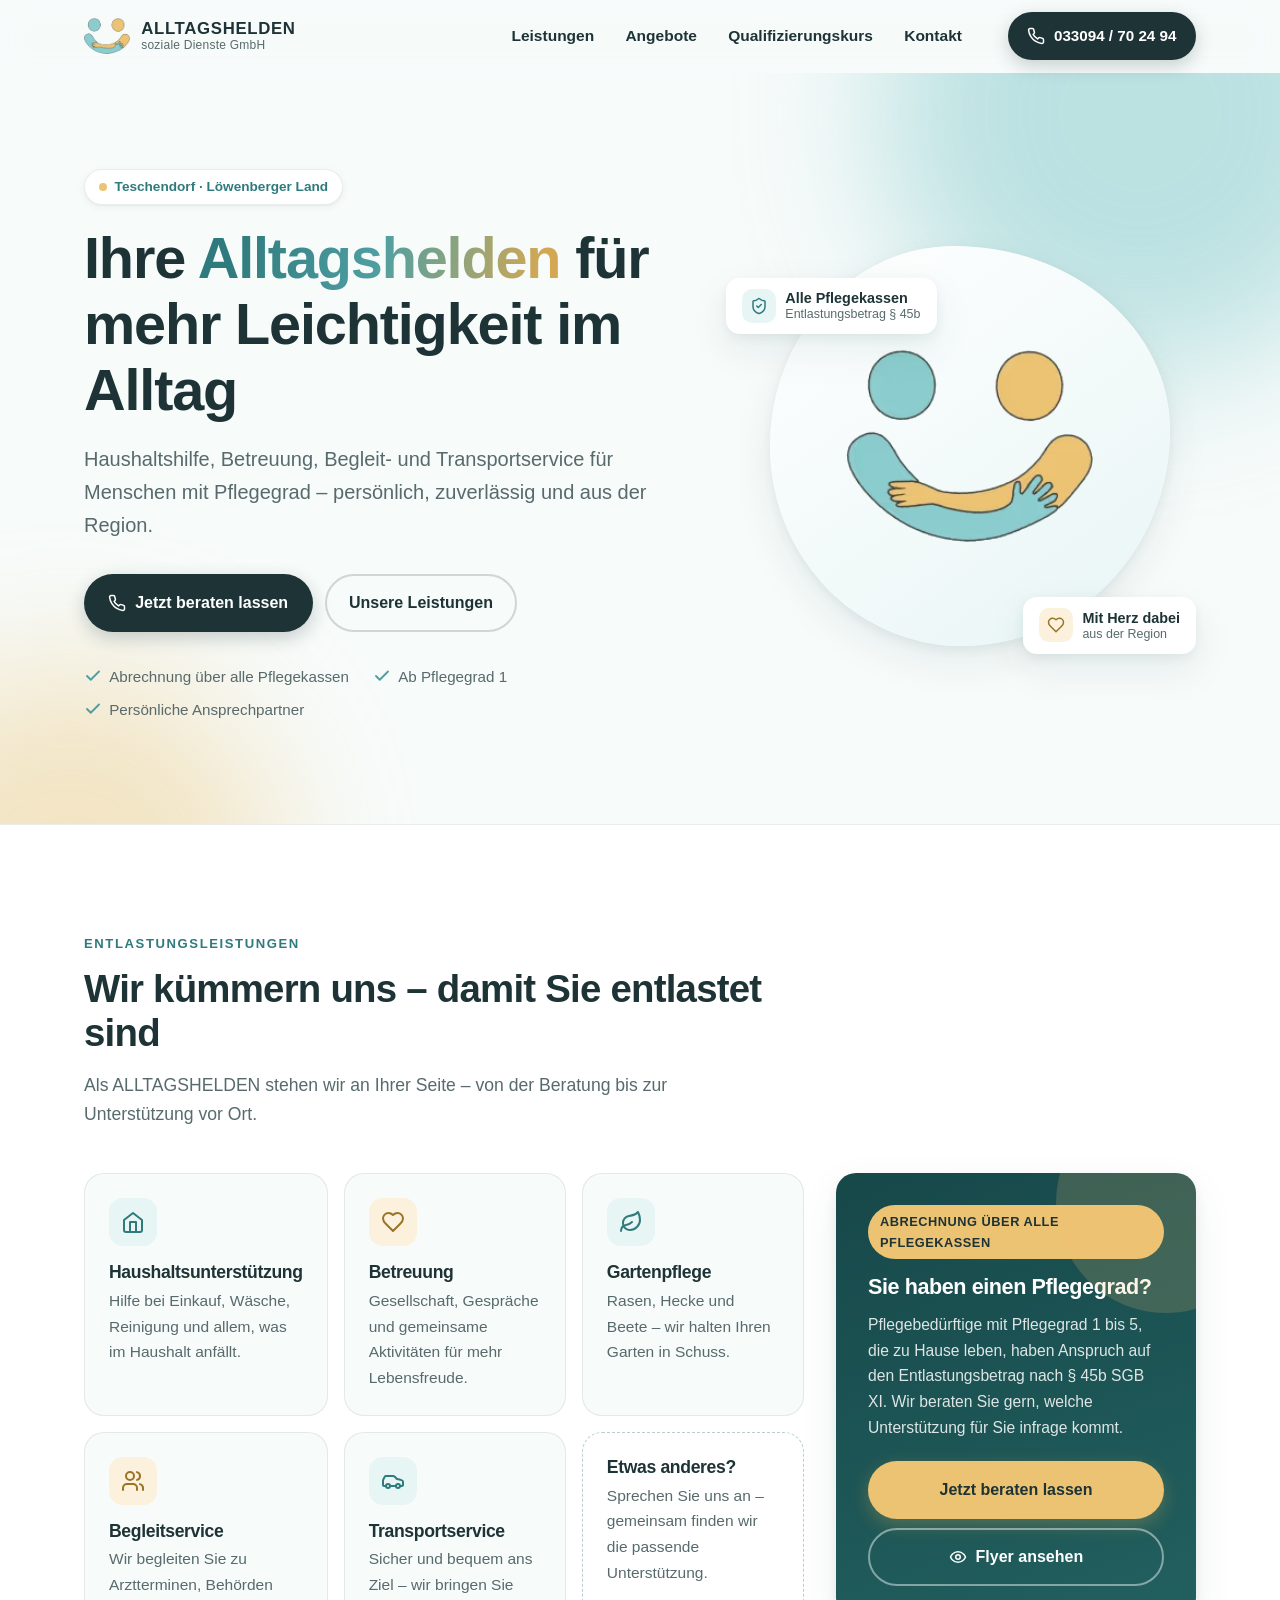
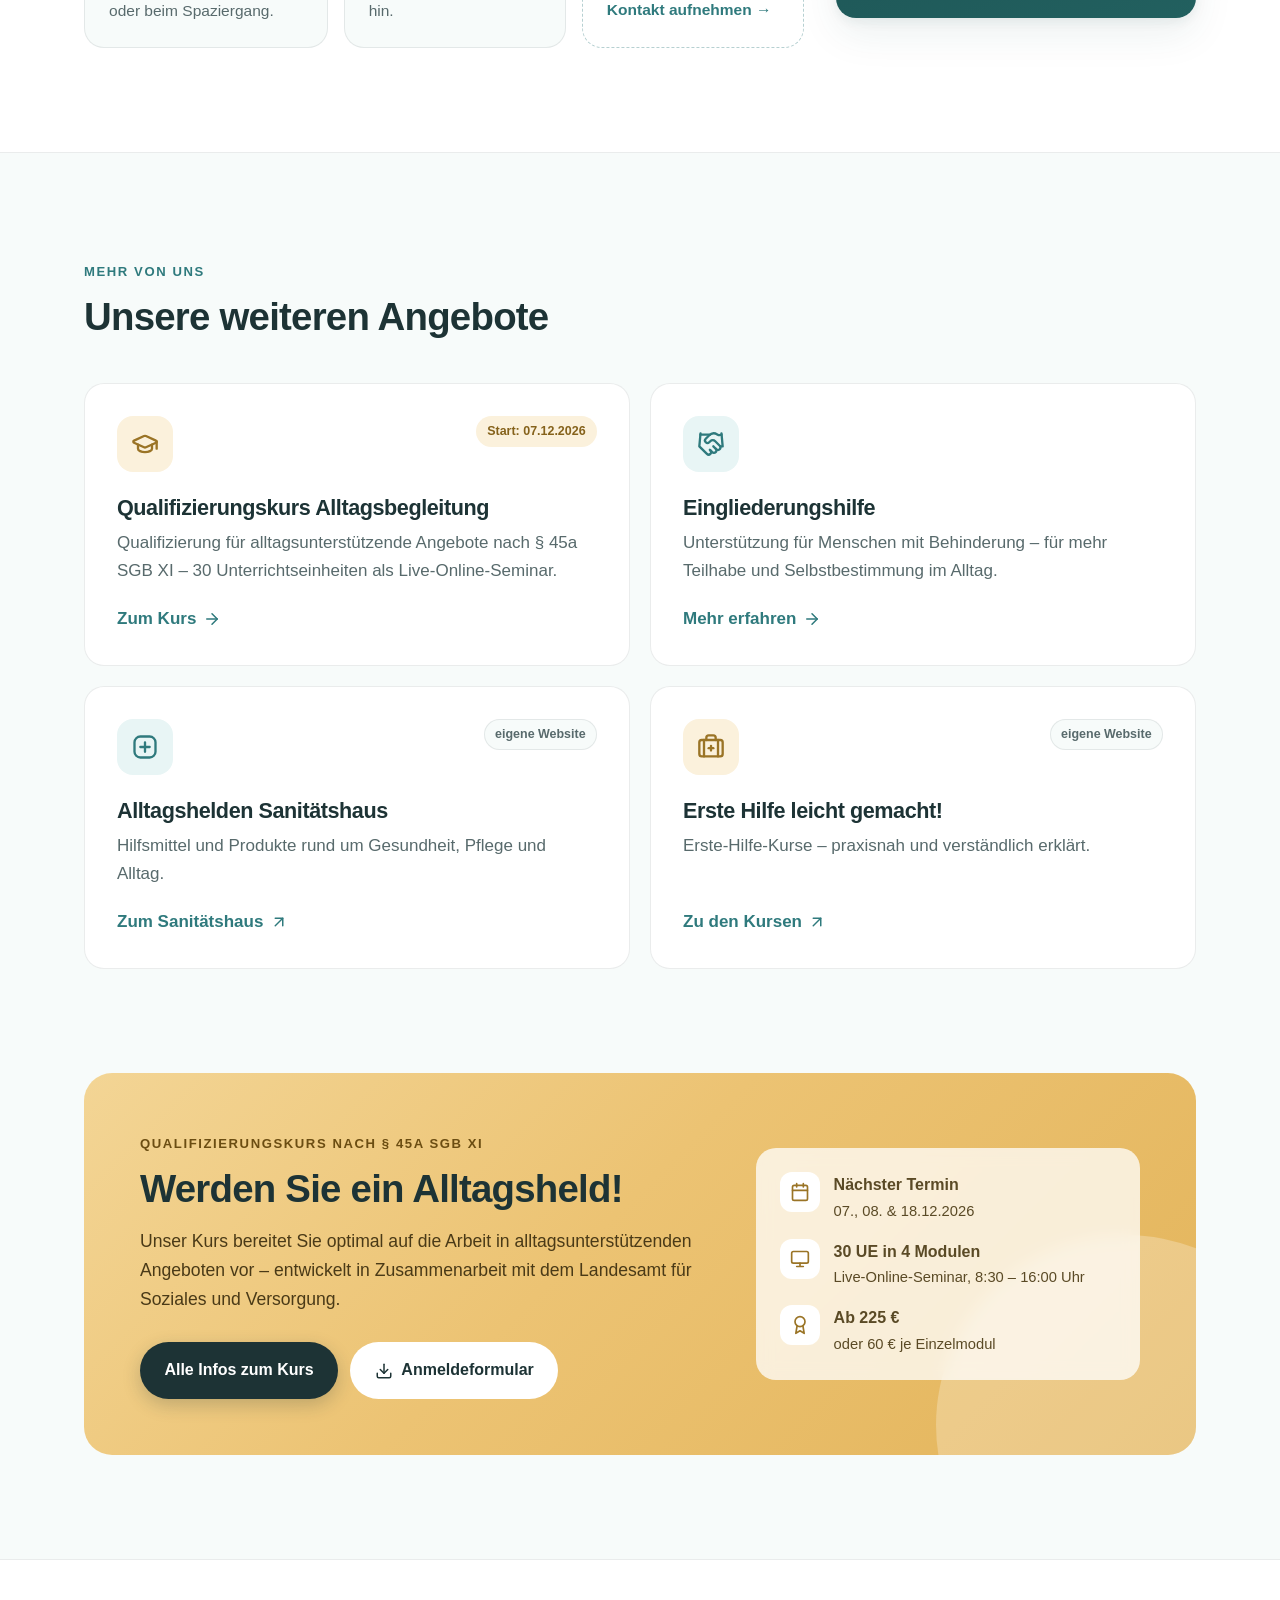
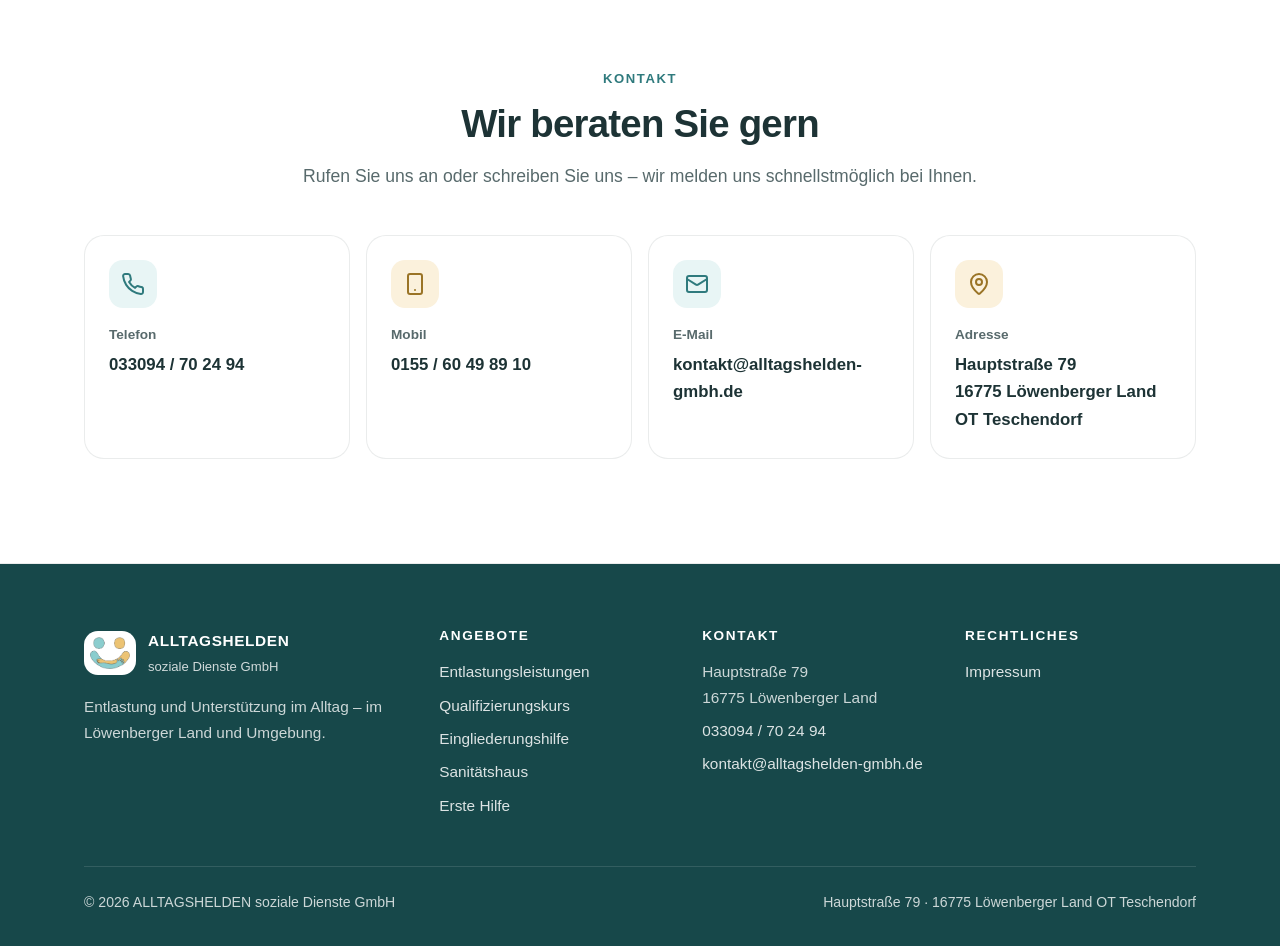
<file: index.html>
<!DOCTYPE html>
<html lang="de">

<head>
    <meta charset="UTF-8">
    <meta name="viewport" content="width=device-width, initial-scale=1.0">
    <title>Alltagshilfe &amp; Entlastungsleistungen im Löwenberger Land | ALLTAGSHELDEN</title>
    <meta name="description"
        content="ALLTAGSHELDEN soziale Dienste GmbH aus Teschendorf (Löwenberger Land): Haushaltshilfe, Betreuung, Begleit- und Transportservice für Menschen mit Pflegegrad – Abrechnung über alle Pflegekassen. Außerdem: Qualifizierungskurs nach § 45a SGB XI.">
    <meta name="robots" content="index, follow, max-image-preview:large">
    <link rel="canonical" href="https://alltagsheldengmbh.de/">
    <meta name="theme-color" content="#f7fbfa">

    <!-- Open Graph / Social -->
    <meta property="og:type" content="website">
    <meta property="og:locale" content="de_DE">
    <meta property="og:site_name" content="ALLTAGSHELDEN soziale Dienste GmbH">
    <meta property="og:title" content="ALLTAGSHELDEN – Alltagshilfe &amp; Entlastungsleistungen im Löwenberger Land">
    <meta property="og:description"
        content="Haushaltshilfe, Betreuung, Begleit- und Transportservice für Menschen mit Pflegegrad – Abrechnung über alle Pflegekassen.">
    <meta property="og:url" content="https://alltagsheldengmbh.de/">
    <meta property="og:image" content="https://alltagsheldengmbh.de/img/og-image.png">
    <meta property="og:image:width" content="1200">
    <meta property="og:image:height" content="630">
    <meta name="twitter:card" content="summary_large_image">

    <link rel="icon" href="favicon.ico" sizes="any">
    <link rel="icon" type="image/png" sizes="32x32" href="img/favicon-32x32.png">
    <link rel="apple-touch-icon" sizes="180x180" href="img/apple-touch-icon.png">
    <link rel="manifest" href="site.webmanifest">
    <link rel="preload" as="image" href="img/logo.avif" type="image/avif">

    <link rel="stylesheet" href="style.css">
    <script>document.documentElement.classList.add('js');</script>
    <script src="script.js" defer></script>

    <script type="application/ld+json">
    {
        "@context": "https://schema.org",
        "@graph": [
            {
                "@type": "LocalBusiness",
                "@id": "https://alltagsheldengmbh.de/#organisation",
                "name": "ALLTAGSHELDEN soziale Dienste GmbH",
                "alternateName": "Alltagshelden",
                "description": "Entlastungsleistungen nach § 45b SGB XI für Menschen mit Pflegegrad: Haushaltsunterstützung, Betreuung, Gartenpflege, Begleitservice und Transportservice. Außerdem Eingliederungshilfe und Qualifizierungskurse nach § 45a SGB XI.",
                "url": "https://alltagsheldengmbh.de/",
                "logo": "https://alltagsheldengmbh.de/img/android-chrome-512x512.png",
                "image": "https://alltagsheldengmbh.de/img/og-image.png",
                "telephone": "+49 33094 702494",
                "email": "kontakt@alltagshelden-gmbh.de",
                "address": {
                    "@type": "PostalAddress",
                    "streetAddress": "Hauptstraße 79",
                    "postalCode": "16775",
                    "addressLocality": "Löwenberger Land OT Teschendorf",
                    "addressRegion": "Brandenburg",
                    "addressCountry": "DE"
                },
                "areaServed": "Löwenberger Land und Umgebung",
                "contactPoint": [
                    {
                        "@type": "ContactPoint",
                        "telephone": "+49 33094 702494",
                        "contactType": "customer service",
                        "email": "kontakt@alltagshelden-gmbh.de",
                        "availableLanguage": "de"
                    }
                ],
                "makesOffer": [
                    { "@type": "Offer", "itemOffered": { "@type": "Service", "name": "Haushaltsunterstützung" } },
                    { "@type": "Offer", "itemOffered": { "@type": "Service", "name": "Betreuung" } },
                    { "@type": "Offer", "itemOffered": { "@type": "Service", "name": "Gartenpflege" } },
                    { "@type": "Offer", "itemOffered": { "@type": "Service", "name": "Begleitservice" } },
                    { "@type": "Offer", "itemOffered": { "@type": "Service", "name": "Transportservice" } },
                    { "@type": "Offer", "itemOffered": { "@type": "Service", "name": "Eingliederungshilfe" } }
                ]
            },
            {
                "@type": "WebSite",
                "@id": "https://alltagsheldengmbh.de/#website",
                "url": "https://alltagsheldengmbh.de/",
                "name": "ALLTAGSHELDEN soziale Dienste GmbH",
                "inLanguage": "de-DE",
                "publisher": { "@id": "https://alltagsheldengmbh.de/#organisation" }
            }
        ]
    }
    </script>
</head>

<body>
    <a class="skip-link" href="#inhalt">Zum Inhalt springen</a>

    <header class="site-header">
        <div class="wrap header-inner">
            <a href="index.html" class="brand" aria-label="ALLTAGSHELDEN – zur Startseite">
                <img src="img/logo.avif" alt="" width="272" height="238">
                <span class="brand-text">
                    <span class="brand-name">ALLTAGSHELDEN</span>
                    <span class="brand-sub">soziale Dienste GmbH</span>
                </span>
            </a>
            <button class="nav-toggle" aria-expanded="false" aria-controls="hauptmenue" aria-label="Menü öffnen">
                <span></span>
            </button>
            <nav class="main-nav" id="hauptmenue" aria-label="Hauptnavigation">
                <ul>
                    <li><a href="#leistungen">Leistungen</a></li>
                    <li><a href="#angebote">Angebote</a></li>
                    <li><a href="qualifizierungskurs.html">Qualifizierungskurs</a></li>
                    <li><a href="#kontakt">Kontakt</a></li>
                    <li class="nav-call"><a href="tel:+4933094702494">Anrufen: 033094 / 70 24 94</a></li>
                </ul>
            </nav>
            <a href="tel:+4933094702494" class="btn btn-primary header-cta">
                <svg viewBox="0 0 24 24" fill="none" stroke="currentColor" stroke-width="2" stroke-linecap="round" stroke-linejoin="round" aria-hidden="true"><path d="M22 16.92v3a2 2 0 0 1-2.18 2 19.79 19.79 0 0 1-8.63-3.07 19.5 19.5 0 0 1-6-6 19.79 19.79 0 0 1-3.07-8.67A2 2 0 0 1 4.11 2h3a2 2 0 0 1 2 1.72 12.84 12.84 0 0 0 .7 2.81 2 2 0 0 1-.45 2.11L8.09 9.91a16 16 0 0 0 6 6l1.27-1.27a2 2 0 0 1 2.11-.45 12.84 12.84 0 0 0 2.81.7A2 2 0 0 1 22 16.92z"/></svg>
                033094 / 70 24 94
            </a>
        </div>
    </header>

    <main id="inhalt">

        <!-- HERO -->
        <section class="hero">
            <div class="wrap hero-grid">
                <div>
                    <span class="eyebrow"><span class="dot"></span>Teschendorf · Löwenberger Land</span>
                    <h1>Ihre <span class="accent">Alltagshelden</span> für mehr Leichtigkeit im Alltag</h1>
                    <p class="hero-lead">Haushaltshilfe, Betreuung, Begleit- und Transportservice für Menschen mit
                        Pflegegrad – persönlich, zuverlässig und aus der Region.</p>
                    <div class="hero-actions">
                        <a href="tel:+4933094702494" class="btn btn-primary">
                            <svg viewBox="0 0 24 24" fill="none" stroke="currentColor" stroke-width="2" stroke-linecap="round" stroke-linejoin="round" aria-hidden="true"><path d="M22 16.92v3a2 2 0 0 1-2.18 2 19.79 19.79 0 0 1-8.63-3.07 19.5 19.5 0 0 1-6-6 19.79 19.79 0 0 1-3.07-8.67A2 2 0 0 1 4.11 2h3a2 2 0 0 1 2 1.72 12.84 12.84 0 0 0 .7 2.81 2 2 0 0 1-.45 2.11L8.09 9.91a16 16 0 0 0 6 6l1.27-1.27a2 2 0 0 1 2.11-.45 12.84 12.84 0 0 0 2.81.7A2 2 0 0 1 22 16.92z"/></svg>
                            Jetzt beraten lassen
                        </a>
                        <a href="#leistungen" class="btn btn-ghost">Unsere Leistungen</a>
                    </div>
                    <ul class="hero-trust">
                        <li><svg viewBox="0 0 24 24" fill="none" stroke="currentColor" stroke-width="2.5" stroke-linecap="round" stroke-linejoin="round" aria-hidden="true"><path d="M20 6 9 17l-5-5"/></svg>Abrechnung über alle Pflegekassen</li>
                        <li><svg viewBox="0 0 24 24" fill="none" stroke="currentColor" stroke-width="2.5" stroke-linecap="round" stroke-linejoin="round" aria-hidden="true"><path d="M20 6 9 17l-5-5"/></svg>Ab Pflegegrad 1</li>
                        <li><svg viewBox="0 0 24 24" fill="none" stroke="currentColor" stroke-width="2.5" stroke-linecap="round" stroke-linejoin="round" aria-hidden="true"><path d="M20 6 9 17l-5-5"/></svg>Persönliche Ansprechpartner</li>
                    </ul>
                </div>
                <div class="hero-visual" aria-hidden="true">
                    <div class="hero-disc">
                        <img src="img/logo.avif" alt="" width="272" height="238">
                    </div>
                    <div class="float-chip chip-a">
                        <span class="chip-icon"><svg viewBox="0 0 24 24" fill="none" stroke="currentColor" stroke-width="2" stroke-linecap="round" stroke-linejoin="round"><path d="M20 13c0 5-3.5 7.5-7.66 8.95a1 1 0 0 1-.67-.01C7.5 20.5 4 18 4 13V6a1 1 0 0 1 1-1c2 0 4.5-1.2 6.24-2.72a1.17 1.17 0 0 1 1.52 0C14.51 3.81 17 5 19 5a1 1 0 0 1 1 1z"/><path d="m9 12 2 2 4-4"/></svg></span>
                        <span>Alle Pflegekassen<small>Entlastungsbetrag § 45b</small></span>
                    </div>
                    <div class="float-chip chip-b">
                        <span class="chip-icon"><svg viewBox="0 0 24 24" fill="none" stroke="currentColor" stroke-width="2" stroke-linecap="round" stroke-linejoin="round"><path d="M19 14c1.49-1.46 3-3.21 3-5.5A5.5 5.5 0 0 0 16.5 3c-1.76 0-3 .5-4.5 2-1.5-1.5-2.74-2-4.5-2A5.5 5.5 0 0 0 2 8.5c0 2.3 1.5 4.05 3 5.5l7 7Z"/></svg></span>
                        <span>Mit Herz dabei<small>aus der Region</small></span>
                    </div>
                </div>
            </div>
        </section>

        <!-- LEISTUNGEN -->
        <section class="section section-alt" id="leistungen" aria-labelledby="leistungen-titel">
            <div class="wrap">
                <div class="section-head reveal">
                    <span class="kicker">Entlastungsleistungen</span>
                    <h2 id="leistungen-titel">Wir kümmern uns – damit Sie entlastet sind</h2>
                    <p>Als ALLTAGSHELDEN stehen wir an Ihrer Seite – von der Beratung bis zur Unterstützung vor Ort.</p>
                </div>

                <div class="services-layout">
                    <ul class="service-grid">
                        <li class="service reveal">
                            <div class="icon-badge"><svg viewBox="0 0 24 24" fill="none" stroke="currentColor" stroke-width="2" stroke-linecap="round" stroke-linejoin="round" aria-hidden="true"><path d="m3 10 9-7 9 7v10a2 2 0 0 1-2 2H5a2 2 0 0 1-2-2z"/><path d="M9 22V12h6v10"/></svg></div>
                            <h3>Haushaltsunterstützung</h3>
                            <p>Hilfe bei Einkauf, Wäsche, Reinigung und allem, was im Haushalt anfällt.</p>
                        </li>
                        <li class="service reveal">
                            <div class="icon-badge gold"><svg viewBox="0 0 24 24" fill="none" stroke="currentColor" stroke-width="2" stroke-linecap="round" stroke-linejoin="round" aria-hidden="true"><path d="M19 14c1.49-1.46 3-3.21 3-5.5A5.5 5.5 0 0 0 16.5 3c-1.76 0-3 .5-4.5 2-1.5-1.5-2.74-2-4.5-2A5.5 5.5 0 0 0 2 8.5c0 2.3 1.5 4.05 3 5.5l7 7Z"/></svg></div>
                            <h3>Betreuung</h3>
                            <p>Gesellschaft, Gespräche und gemeinsame Aktivitäten für mehr Lebensfreude.</p>
                        </li>
                        <li class="service reveal">
                            <div class="icon-badge"><svg viewBox="0 0 24 24" fill="none" stroke="currentColor" stroke-width="2" stroke-linecap="round" stroke-linejoin="round" aria-hidden="true"><path d="M11 20A7 7 0 0 1 9.8 6.1C15.5 5 17 4.48 19 2c1 2 2 4.18 2 8 0 5.5-4.78 10-10 10Z"/><path d="M2 21c0-3 1.85-5.36 5.08-6C9.5 14.52 12 13 13 12"/></svg></div>
                            <h3>Gartenpflege</h3>
                            <p>Rasen, Hecke und Beete – wir halten Ihren Garten in Schuss.</p>
                        </li>
                        <li class="service reveal">
                            <div class="icon-badge gold"><svg viewBox="0 0 24 24" fill="none" stroke="currentColor" stroke-width="2" stroke-linecap="round" stroke-linejoin="round" aria-hidden="true"><path d="M16 21v-2a4 4 0 0 0-4-4H6a4 4 0 0 0-4 4v2"/><circle cx="9" cy="7" r="4"/><path d="M22 21v-2a4 4 0 0 0-3-3.87"/><path d="M16 3.13a4 4 0 0 1 0 7.75"/></svg></div>
                            <h3>Begleitservice</h3>
                            <p>Wir begleiten Sie zu Arztterminen, Behörden oder beim Spaziergang.</p>
                        </li>
                        <li class="service reveal">
                            <div class="icon-badge"><svg viewBox="0 0 24 24" fill="none" stroke="currentColor" stroke-width="2" stroke-linecap="round" stroke-linejoin="round" aria-hidden="true"><path d="M19 17h2c.6 0 1-.4 1-1v-3c0-.9-.7-1.7-1.5-1.9C18.7 10.6 16 10 16 10s-1.3-1.4-2.2-2.3c-.5-.4-1.1-.7-1.8-.7H5c-.6 0-1.1.4-1.4.9l-1.4 2.9A3.7 3.7 0 0 0 2 12v4c0 .6.4 1 1 1h2"/><circle cx="7" cy="17" r="2"/><path d="M9 17h6"/><circle cx="17" cy="17" r="2"/></svg></div>
                            <h3>Transportservice</h3>
                            <p>Sicher und bequem ans Ziel – wir bringen Sie hin.</p>
                        </li>
                        <li class="service service-more reveal">
                            <h3>Etwas anderes?</h3>
                            <p>Sprechen Sie uns an – gemeinsam finden wir die passende Unterstützung.</p>
                            <p style="margin-top:0.75rem"><a href="#kontakt">Kontakt aufnehmen →</a></p>
                        </li>
                    </ul>

                    <aside class="info-panel reveal" aria-labelledby="pflegegrad-titel">
                        <span class="badge-stamp">Abrechnung über alle Pflegekassen</span>
                        <h3 id="pflegegrad-titel">Sie haben einen Pflegegrad?</h3>
                        <p>Pflegebedürftige mit Pflegegrad 1 bis 5, die zu Hause leben, haben Anspruch auf den
                            Entlastungsbetrag nach § 45b SGB XI. Wir beraten Sie gern, welche Unterstützung für Sie
                            infrage kommt.</p>
                        <div class="panel-actions">
                            <a href="tel:+4933094702494" class="btn btn-gold">Jetzt beraten lassen</a>
                            <a href="img/pflegegrad.jpg" class="btn btn-outline-light" data-open-flyer>
                                <svg viewBox="0 0 24 24" fill="none" stroke="currentColor" stroke-width="2" stroke-linecap="round" stroke-linejoin="round" aria-hidden="true"><path d="M2 12s3-7 10-7 10 7 10 7-3 7-10 7-10-7-10-7Z"/><circle cx="12" cy="12" r="3"/></svg>
                                Flyer ansehen
                            </a>
                        </div>
                    </aside>
                </div>
            </div>
        </section>

        <!-- ANGEBOTE -->
        <section class="section" id="angebote" aria-labelledby="angebote-titel">
            <div class="wrap">
                <div class="section-head reveal">
                    <span class="kicker">Mehr von uns</span>
                    <h2 id="angebote-titel">Unsere weiteren Angebote</h2>
                </div>

                <div class="offer-grid">
                    <a href="qualifizierungskurs.html" class="offer-card reveal">
                        <div class="card-top">
                            <div class="icon-badge gold"><svg viewBox="0 0 24 24" fill="none" stroke="currentColor" stroke-width="2" stroke-linecap="round" stroke-linejoin="round" aria-hidden="true"><path d="M21.42 10.922a1 1 0 0 0-.019-1.838L12.83 5.18a2 2 0 0 0-1.66 0L2.6 9.08a1 1 0 0 0 0 1.832l8.57 3.908a2 2 0 0 0 1.66 0z"/><path d="M22 10v6"/><path d="M6 12.5V16a6 3 0 0 0 12 0v-3.5"/></svg></div>
                            <span class="tag highlight">Start: 07.12.2026</span>
                        </div>
                        <h3>Qualifizierungskurs Alltagsbegleitung</h3>
                        <p>Qualifizierung für alltagsunterstützende Angebote nach § 45a SGB XI – 30 Unterrichtseinheiten
                            als Live-Online-Seminar.</p>
                        <span class="card-link">Zum Kurs<svg viewBox="0 0 24 24" fill="none" stroke="currentColor" stroke-width="2" stroke-linecap="round" stroke-linejoin="round" aria-hidden="true"><path d="M5 12h14"/><path d="m12 5 7 7-7 7"/></svg></span>
                    </a>

                    <a href="eingliederungshilfe.html" class="offer-card reveal">
                        <div class="card-top">
                            <div class="icon-badge"><svg viewBox="0 0 24 24" fill="none" stroke="currentColor" stroke-width="2" stroke-linecap="round" stroke-linejoin="round" aria-hidden="true"><path d="m11 17 2 2a1 1 0 1 0 3-3"/><path d="m14 14 2.5 2.5a1 1 0 1 0 3-3l-3.88-3.88a3 3 0 0 0-4.24 0l-.88.88a1 1 0 1 1-3-3l2.81-2.81a5.79 5.79 0 0 1 7.06-.87l.47.28a2 2 0 0 0 1.42.25L21 4"/><path d="m21 3 1 11h-2"/><path d="M3 3 2 14l6.5 6.5a1 1 0 1 0 3-3"/><path d="M3 4h8"/></svg></div>
                        </div>
                        <h3>Eingliederungshilfe</h3>
                        <p>Unterstützung für Menschen mit Behinderung – für mehr Teilhabe und Selbstbestimmung im
                            Alltag.</p>
                        <span class="card-link">Mehr erfahren<svg viewBox="0 0 24 24" fill="none" stroke="currentColor" stroke-width="2" stroke-linecap="round" stroke-linejoin="round" aria-hidden="true"><path d="M5 12h14"/><path d="m12 5 7 7-7 7"/></svg></span>
                    </a>

                    <a href="https://alltagshelden-sanitaetshaus.de/" class="offer-card reveal" target="_blank" rel="noopener">
                        <div class="card-top">
                            <div class="icon-badge"><svg viewBox="0 0 24 24" fill="none" stroke="currentColor" stroke-width="2" stroke-linecap="round" stroke-linejoin="round" aria-hidden="true"><rect x="3" y="3" width="18" height="18" rx="5"/><path d="M12 8v8M8 12h8"/></svg></div>
                            <span class="tag">eigene Website</span>
                        </div>
                        <h3>Alltagshelden Sanitätshaus</h3>
                        <p>Hilfsmittel und Produkte rund um Gesundheit, Pflege und Alltag.</p>
                        <span class="card-link">Zum Sanitätshaus<svg viewBox="0 0 24 24" fill="none" stroke="currentColor" stroke-width="2" stroke-linecap="round" stroke-linejoin="round" aria-hidden="true"><path d="M7 17 17 7"/><path d="M7 7h10v10"/></svg></span>
                    </a>

                    <a href="https://www.erstehilfe-leichtgemacht.de/" class="offer-card reveal" target="_blank" rel="noopener">
                        <div class="card-top">
                            <div class="icon-badge gold"><svg viewBox="0 0 24 24" fill="none" stroke="currentColor" stroke-width="2" stroke-linecap="round" stroke-linejoin="round" aria-hidden="true"><path d="M12 11v4"/><path d="M14 13h-4"/><path d="M16 6V4a2 2 0 0 0-2-2h-4a2 2 0 0 0-2 2v2"/><path d="M18 6v14"/><path d="M6 6v14"/><rect width="20" height="14" x="2" y="6" rx="2"/></svg></div>
                            <span class="tag">eigene Website</span>
                        </div>
                        <h3>Erste Hilfe leicht gemacht!</h3>
                        <p>Erste-Hilfe-Kurse – praxisnah und verständlich erklärt.</p>
                        <span class="card-link">Zu den Kursen<svg viewBox="0 0 24 24" fill="none" stroke="currentColor" stroke-width="2" stroke-linecap="round" stroke-linejoin="round" aria-hidden="true"><path d="M7 17 17 7"/><path d="M7 7h10v10"/></svg></span>
                    </a>
                </div>
            </div>
        </section>

        <!-- KURS -->
        <section class="section" style="padding-top:0" aria-labelledby="kurs-titel">
            <div class="wrap">
                <div class="course-band reveal">
                    <div>
                        <span class="kicker">Qualifizierungskurs nach § 45a SGB XI</span>
                        <h2 id="kurs-titel">Werden Sie ein Alltagsheld!</h2>
                        <p class="lead">Unser Kurs bereitet Sie optimal auf die Arbeit in alltagsunterstützenden
                            Angeboten vor – entwickelt in Zusammenarbeit mit dem Landesamt für Soziales und Versorgung.</p>
                        <div class="hero-actions">
                            <a href="qualifizierungskurs.html" class="btn btn-primary">Alle Infos zum Kurs</a>
                            <a href="docs/Anmeldung_Qualifizierungskurs.pdf" class="btn btn-light" target="_blank" rel="noopener">
                                <svg viewBox="0 0 24 24" fill="none" stroke="currentColor" stroke-width="2" stroke-linecap="round" stroke-linejoin="round" aria-hidden="true"><path d="M21 15v4a2 2 0 0 1-2 2H5a2 2 0 0 1-2-2v-4"/><path d="m7 10 5 5 5-5"/><path d="M12 15V3"/></svg>
                                Anmeldeformular
                            </a>
                        </div>
                    </div>
                    <ul class="course-facts">
                        <li>
                            <span class="fact-icon"><svg viewBox="0 0 24 24" fill="none" stroke="currentColor" stroke-width="2" stroke-linecap="round" stroke-linejoin="round" aria-hidden="true"><rect width="18" height="18" x="3" y="4" rx="2"/><path d="M16 2v4M8 2v4M3 10h18"/></svg></span>
                            <span><strong>Nächster Termin</strong>07., 08. &amp; 18.12.2026</span>
                        </li>
                        <li>
                            <span class="fact-icon"><svg viewBox="0 0 24 24" fill="none" stroke="currentColor" stroke-width="2" stroke-linecap="round" stroke-linejoin="round" aria-hidden="true"><rect width="20" height="14" x="2" y="3" rx="2"/><path d="M8 21h8M12 17v4"/></svg></span>
                            <span><strong>30 UE in 4 Modulen</strong>Live-Online-Seminar, 8:30 – 16:00 Uhr</span>
                        </li>
                        <li>
                            <span class="fact-icon"><svg viewBox="0 0 24 24" fill="none" stroke="currentColor" stroke-width="2" stroke-linecap="round" stroke-linejoin="round" aria-hidden="true"><circle cx="12" cy="8" r="6"/><path d="M15.477 12.89 17 22l-5-3-5 3 1.523-9.11"/></svg></span>
                            <span><strong>Ab 225 €</strong>oder 60 € je Einzelmodul</span>
                        </li>
                    </ul>
                </div>
            </div>
        </section>

        <!-- KONTAKT -->
        <section class="section section-alt" id="kontakt" aria-labelledby="kontakt-titel">
            <div class="wrap">
                <div class="section-head center reveal">
                    <span class="kicker">Kontakt</span>
                    <h2 id="kontakt-titel">Wir beraten Sie gern</h2>
                    <p>Rufen Sie uns an oder schreiben Sie uns – wir melden uns schnellstmöglich bei Ihnen.</p>
                </div>
                <div class="contact-grid">
                    <a href="tel:+4933094702494" class="contact-card reveal">
                        <span class="icon-badge"><svg viewBox="0 0 24 24" fill="none" stroke="currentColor" stroke-width="2" stroke-linecap="round" stroke-linejoin="round" aria-hidden="true"><path d="M22 16.92v3a2 2 0 0 1-2.18 2 19.79 19.79 0 0 1-8.63-3.07 19.5 19.5 0 0 1-6-6 19.79 19.79 0 0 1-3.07-8.67A2 2 0 0 1 4.11 2h3a2 2 0 0 1 2 1.72 12.84 12.84 0 0 0 .7 2.81 2 2 0 0 1-.45 2.11L8.09 9.91a16 16 0 0 0 6 6l1.27-1.27a2 2 0 0 1 2.11-.45 12.84 12.84 0 0 0 2.81.7A2 2 0 0 1 22 16.92z"/></svg></span>
                        <span class="label">Telefon</span>
                        <span class="value">033094 / 70 24 94</span>
                    </a>
                    <a href="tel:+4915560498910" class="contact-card reveal">
                        <span class="icon-badge gold"><svg viewBox="0 0 24 24" fill="none" stroke="currentColor" stroke-width="2" stroke-linecap="round" stroke-linejoin="round" aria-hidden="true"><rect width="14" height="20" x="5" y="2" rx="2"/><path d="M12 18h.01"/></svg></span>
                        <span class="label">Mobil</span>
                        <span class="value">0155 / 60 49 89 10</span>
                    </a>
                    <a href="mailto:kontakt@alltagshelden-gmbh.de" class="contact-card reveal">
                        <span class="icon-badge"><svg viewBox="0 0 24 24" fill="none" stroke="currentColor" stroke-width="2" stroke-linecap="round" stroke-linejoin="round" aria-hidden="true"><rect width="20" height="16" x="2" y="4" rx="2"/><path d="m22 7-8.97 5.7a1.94 1.94 0 0 1-2.06 0L2 7"/></svg></span>
                        <span class="label">E-Mail</span>
                        <span class="value">kontakt@alltagshelden-gmbh.de</span>
                    </a>
                    <a href="https://www.google.com/maps/search/?api=1&amp;query=Hauptstra%C3%9Fe+79%2C+16775+L%C3%B6wenberger+Land" class="contact-card reveal" target="_blank" rel="noopener">
                        <span class="icon-badge gold"><svg viewBox="0 0 24 24" fill="none" stroke="currentColor" stroke-width="2" stroke-linecap="round" stroke-linejoin="round" aria-hidden="true"><path d="M20 10c0 4.993-5.539 10.193-7.399 11.799a1 1 0 0 1-1.202 0C9.539 20.193 4 14.993 4 10a8 8 0 0 1 16 0"/><circle cx="12" cy="10" r="3"/></svg></span>
                        <span class="label">Adresse</span>
                        <span class="value">Hauptstraße 79<br>16775 Löwenberger Land<br>OT Teschendorf</span>
                    </a>
                </div>
            </div>
        </section>
    </main>

    <footer class="site-footer">
        <div class="wrap">
            <div class="footer-grid">
                <div>
                    <div class="footer-brand">
                        <img src="img/logo.avif" alt="" width="272" height="238" loading="lazy">
                        <div><strong>ALLTAGSHELDEN</strong><span>soziale Dienste GmbH</span></div>
                    </div>
                    <p>Entlastung und Unterstützung im Alltag – im Löwenberger Land und Umgebung.</p>
                </div>
                <div>
                    <h2>Angebote</h2>
                    <ul>
                        <li><a href="index.html#leistungen">Entlastungsleistungen</a></li>
                        <li><a href="qualifizierungskurs.html">Qualifizierungskurs</a></li>
                        <li><a href="eingliederungshilfe.html">Eingliederungshilfe</a></li>
                        <li><a href="https://alltagshelden-sanitaetshaus.de/" target="_blank" rel="noopener">Sanitätshaus</a></li>
                        <li><a href="https://www.erstehilfe-leichtgemacht.de/" target="_blank" rel="noopener">Erste Hilfe</a></li>
                    </ul>
                </div>
                <div>
                    <h2>Kontakt</h2>
                    <address>
                        <ul>
                            <li>Hauptstraße 79<br>16775 Löwenberger Land</li>
                            <li><a href="tel:+4933094702494">033094 / 70 24 94</a></li>
                            <li><a href="mailto:kontakt@alltagshelden-gmbh.de">kontakt@alltagshelden-gmbh.de</a></li>
                        </ul>
                    </address>
                </div>
                <div>
                    <h2>Rechtliches</h2>
                    <ul>
                        <li><a href="impressum.html">Impressum</a></li>
                    </ul>
                </div>
            </div>
            <div class="footer-bottom">
                <span>© <span data-year>2026</span> ALLTAGSHELDEN soziale Dienste GmbH</span>
                <span>Hauptstraße 79 · 16775 Löwenberger Land OT Teschendorf</span>
            </div>
        </div>
    </footer>

    <!-- Pflegegrad-Flyer -->
    <dialog id="flyerDialog" class="flyer-dialog" aria-label="Flyer: Sie haben einen Pflegegrad?">
        <div class="dialog-body">
            <div class="dialog-tools">
                <a href="img/pflegegrad.jpg" download class="icon-btn" aria-label="Flyer herunterladen">
                    <svg viewBox="0 0 24 24" fill="none" stroke="currentColor" stroke-width="2" stroke-linecap="round" stroke-linejoin="round" aria-hidden="true"><path d="M21 15v4a2 2 0 0 1-2 2H5a2 2 0 0 1-2-2v-4"/><path d="m7 10 5 5 5-5"/><path d="M12 15V3"/></svg>
                </a>
                <button type="button" class="icon-btn" data-close aria-label="Schließen">
                    <svg viewBox="0 0 24 24" fill="none" stroke="currentColor" stroke-width="2" stroke-linecap="round" stroke-linejoin="round" aria-hidden="true"><path d="M18 6 6 18M6 6l12 12"/></svg>
                </button>
            </div>
            <img src="img/pflegegrad.jpg" alt="Flyer: Sie haben einen Pflegegrad? Wir kümmern uns! Entlastungsleistungen: Haushaltsunterstützung, Betreuung, Gartenpflege, Begleitservice, Transportservice. Abrechnung über alle Pflegekassen möglich." width="660" height="1600" loading="lazy">
        </div>
    </dialog>
</body>

</html>
</file>
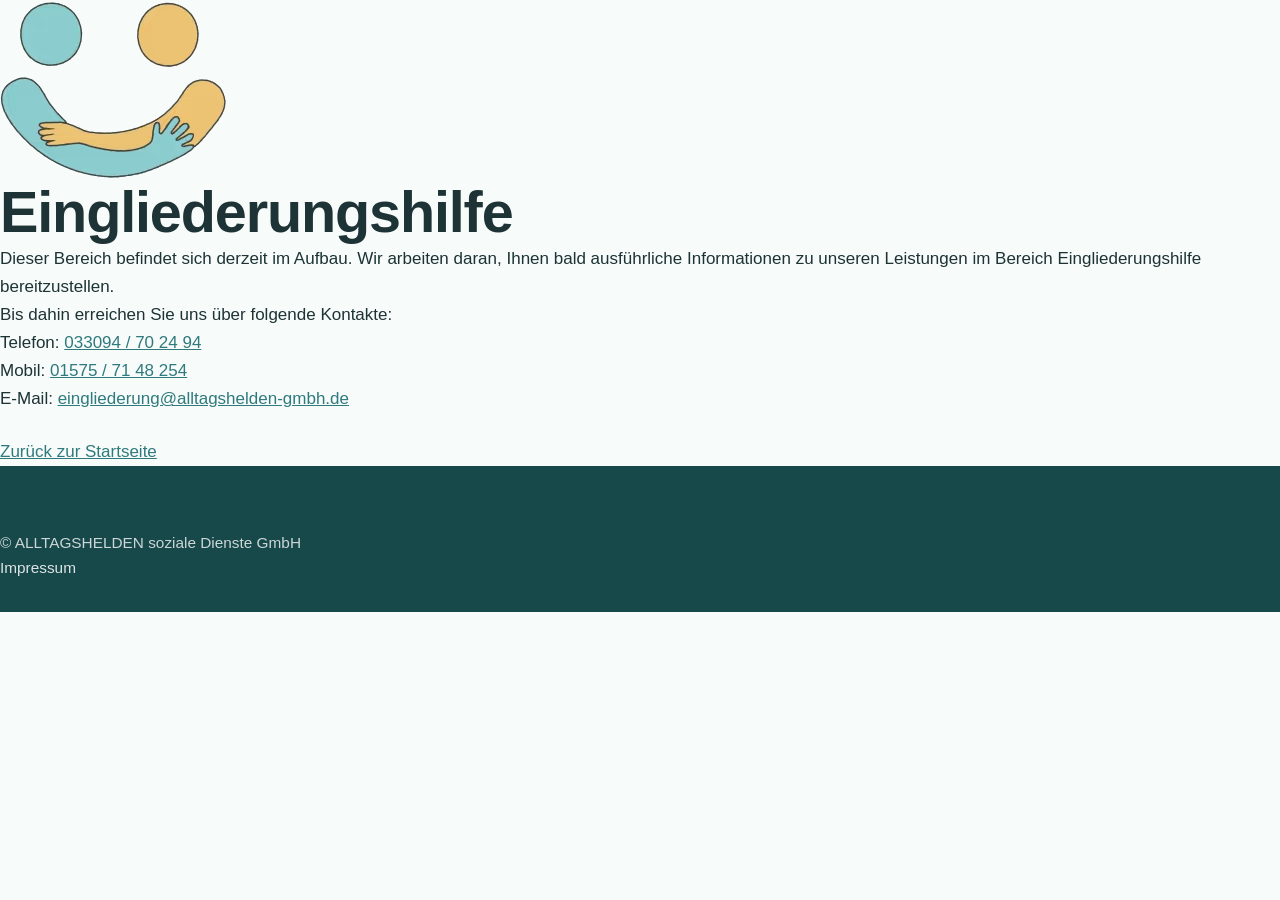
<file: eingliederung.html>
<!DOCTYPE html>
<html lang="de">

<head>
    <meta charset="UTF-8">
    <meta name="viewport" content="width=device-width, initial-scale=1.0">
    <title>Eingliederungshilfe - Alltagshelden GmbH</title>
    <link rel="stylesheet" href="style.css">
    <script src="script.js" async></script>
    <meta name="robots" content="index, follow">
</head>

<body>

    <div class="background-blob blob1"></div>
    <div class="background-blob blob2"></div>
    <div class="background-blob blob3"></div>
    <div class="background-blob blob4"></div>
    <div class="background-blob blob5"></div>

    <div class="container">
        <div class="content-card">
            <div class="logo-container">
                <a href="index.html"><img src="img/logo.avif" alt="Alltagshelden Logo" class="logo"></a>
            </div>

            <h1 class="main-heading">Eingliederungshilfe</h1>

            <p class="subtitle">Dieser Bereich befindet sich derzeit im Aufbau. Wir arbeiten daran, Ihnen bald
                ausführliche Informationen zu unseren Leistungen im Bereich Eingliederungshilfe bereitzustellen.</p>

            <div class="links-section">
                <p class="links-intro">Bis dahin erreichen Sie uns über folgende Kontakte:</p>
                <div class="contact-section">
                    <div class="contact-item">Telefon: <a href="tel:tel:+4933094702494" class="contact-link">033094 / 70
                            24
                            94</a></div>
                    <div class="contact-item">Mobil: <a href="tel:+4915757148254" class="contact-link">01575 / 71 48 254
                        </a></div>
                    <div class="contact-item">E-Mail: <a href="mailto:eingliederung@alltagshelden-gmbh.de"
                            class="contact-link">eingliederung@alltagshelden-gmbh.de</a></div>
                </div>
            </div>

            <div style="margin-top:1.5rem;">
                <a href="index.html" class="cta-button secondary" style="width:auto;">Zurück zur Startseite</a>
            </div>

        </div>
    </div>

    <footer class="site-footer" aria-label="Seitenfuß">
        <div class="footer-container">
            <p class="footer-text">© ALLTAGSHELDEN soziale Dienste GmbH</p>
            <p class="footer-links"><a href="impressum.html" class="footer-link">Impressum</a></p>
        </div>
    </footer>

</body>

</html>
</file>
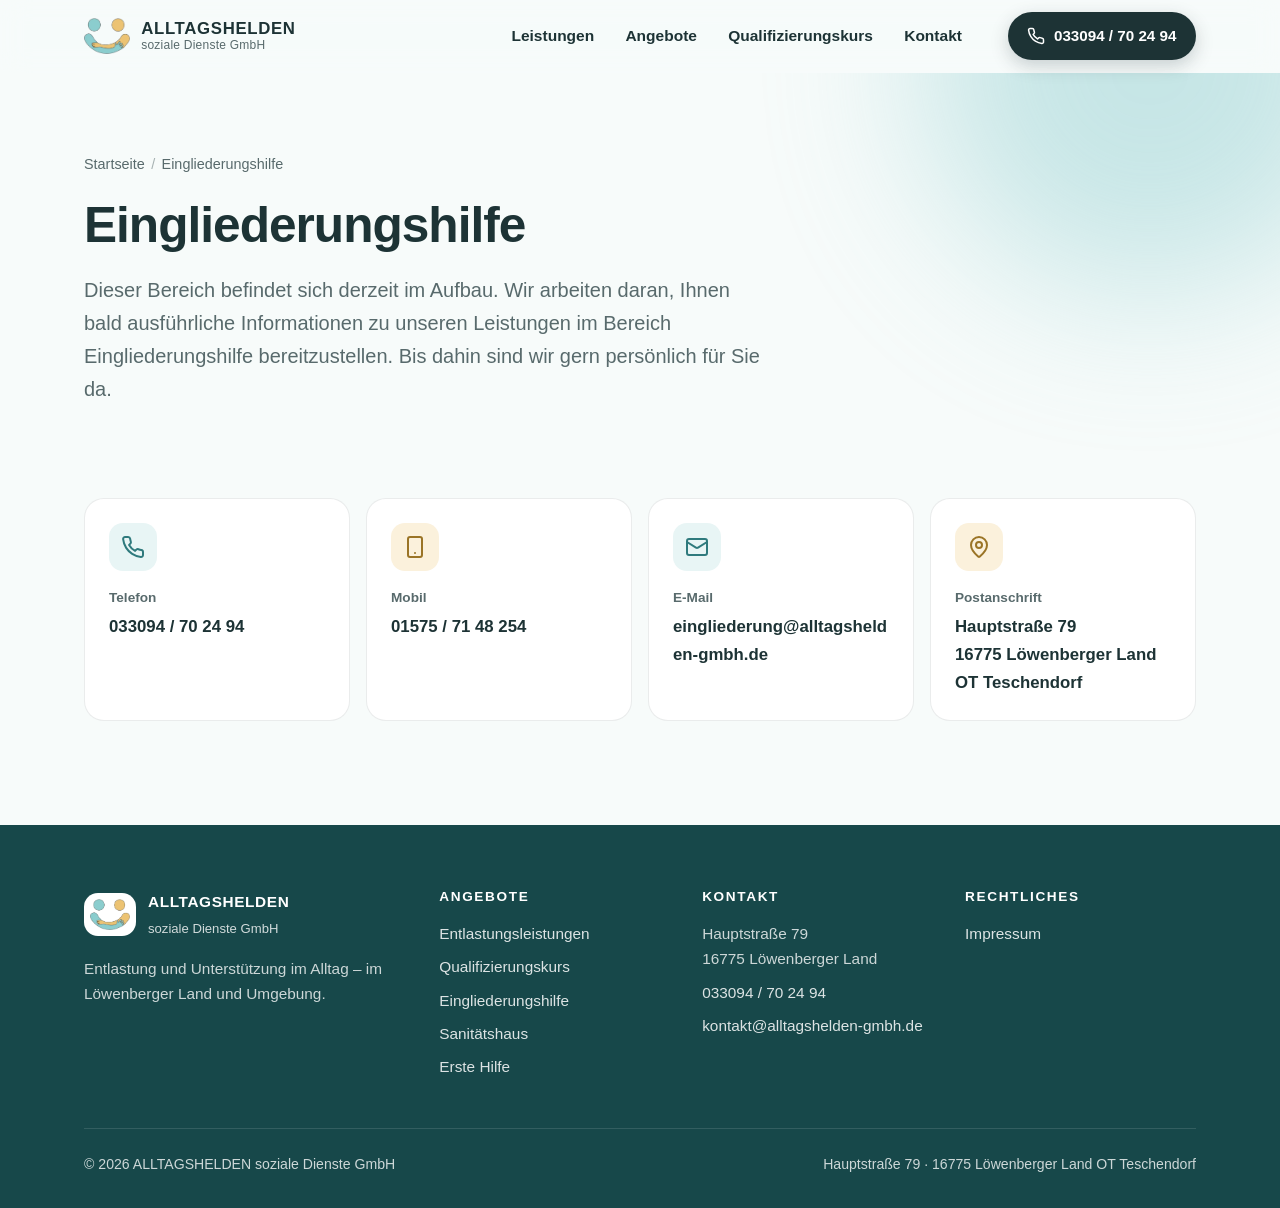
<file: eingliederungshilfe.html>
<!DOCTYPE html>
<html lang="de">

<head>
    <meta charset="UTF-8">
    <meta name="viewport" content="width=device-width, initial-scale=1.0">
    <title>Eingliederungshilfe im Löwenberger Land | ALLTAGSHELDEN</title>
    <meta name="description"
        content="Eingliederungshilfe der ALLTAGSHELDEN soziale Dienste GmbH in Teschendorf (Löwenberger Land). Kontakt: 033094 / 70 24 94 oder eingliederung@alltagshelden-gmbh.de.">
    <meta name="robots" content="index, follow">
    <link rel="canonical" href="https://alltagsheldengmbh.de/eingliederungshilfe.html">
    <meta name="theme-color" content="#f7fbfa">

    <meta property="og:type" content="website">
    <meta property="og:locale" content="de_DE">
    <meta property="og:site_name" content="ALLTAGSHELDEN soziale Dienste GmbH">
    <meta property="og:title" content="Eingliederungshilfe | ALLTAGSHELDEN">
    <meta property="og:url" content="https://alltagsheldengmbh.de/eingliederungshilfe.html">
    <meta property="og:image" content="https://alltagsheldengmbh.de/img/og-image.png">
    <meta name="twitter:card" content="summary_large_image">

    <link rel="icon" href="favicon.ico" sizes="any">
    <link rel="icon" type="image/png" sizes="32x32" href="img/favicon-32x32.png">
    <link rel="apple-touch-icon" sizes="180x180" href="img/apple-touch-icon.png">
    <link rel="manifest" href="site.webmanifest">

    <link rel="stylesheet" href="style.css">
    <script>document.documentElement.classList.add('js');</script>
    <script src="script.js" defer></script>

    <script type="application/ld+json">
    {
        "@context": "https://schema.org",
        "@type": "BreadcrumbList",
        "itemListElement": [
            { "@type": "ListItem", "position": 1, "name": "Startseite", "item": "https://alltagsheldengmbh.de/" },
            { "@type": "ListItem", "position": 2, "name": "Eingliederungshilfe", "item": "https://alltagsheldengmbh.de/eingliederungshilfe.html" }
        ]
    }
    </script>
</head>

<body>
    <a class="skip-link" href="#inhalt">Zum Inhalt springen</a>

    <header class="site-header">
        <div class="wrap header-inner">
            <a href="index.html" class="brand" aria-label="ALLTAGSHELDEN – zur Startseite">
                <img src="img/logo.avif" alt="" width="272" height="238">
                <span class="brand-text">
                    <span class="brand-name">ALLTAGSHELDEN</span>
                    <span class="brand-sub">soziale Dienste GmbH</span>
                </span>
            </a>
            <button class="nav-toggle" aria-expanded="false" aria-controls="hauptmenue" aria-label="Menü öffnen">
                <span></span>
            </button>
            <nav class="main-nav" id="hauptmenue" aria-label="Hauptnavigation">
                <ul>
                    <li><a href="index.html#leistungen">Leistungen</a></li>
                    <li><a href="index.html#angebote">Angebote</a></li>
                    <li><a href="qualifizierungskurs.html">Qualifizierungskurs</a></li>
                    <li><a href="index.html#kontakt">Kontakt</a></li>
                    <li class="nav-call"><a href="tel:+4933094702494">Anrufen: 033094 / 70 24 94</a></li>
                </ul>
            </nav>
            <a href="tel:+4933094702494" class="btn btn-primary header-cta">
                <svg viewBox="0 0 24 24" fill="none" stroke="currentColor" stroke-width="2" stroke-linecap="round" stroke-linejoin="round" aria-hidden="true"><path d="M22 16.92v3a2 2 0 0 1-2.18 2 19.79 19.79 0 0 1-8.63-3.07 19.5 19.5 0 0 1-6-6 19.79 19.79 0 0 1-3.07-8.67A2 2 0 0 1 4.11 2h3a2 2 0 0 1 2 1.72 12.84 12.84 0 0 0 .7 2.81 2 2 0 0 1-.45 2.11L8.09 9.91a16 16 0 0 0 6 6l1.27-1.27a2 2 0 0 1 2.11-.45 12.84 12.84 0 0 0 2.81.7A2 2 0 0 1 22 16.92z"/></svg>
                033094 / 70 24 94
            </a>
        </div>
    </header>

    <main id="inhalt">
        <section class="page-hero">
            <div class="wrap">
                <ol class="breadcrumb">
                    <li><a href="index.html">Startseite</a></li>
                    <li aria-current="page">Eingliederungshilfe</li>
                </ol>
                <h1>Eingliederungshilfe</h1>
                <p class="hero-lead">Dieser Bereich befindet sich derzeit im Aufbau. Wir arbeiten daran, Ihnen bald
                    ausführliche Informationen zu unseren Leistungen im Bereich Eingliederungshilfe bereitzustellen.
                    Bis dahin sind wir gern persönlich für Sie da.</p>
            </div>
        </section>

        <section class="section" style="padding-top:0" aria-labelledby="kontakt-titel">
            <div class="wrap">
                <h2 id="kontakt-titel" class="sr-only">Kontakt Eingliederungshilfe</h2>
                <div class="contact-grid">
                    <a href="tel:+4933094702494" class="contact-card reveal">
                        <span class="icon-badge"><svg viewBox="0 0 24 24" fill="none" stroke="currentColor" stroke-width="2" stroke-linecap="round" stroke-linejoin="round" aria-hidden="true"><path d="M22 16.92v3a2 2 0 0 1-2.18 2 19.79 19.79 0 0 1-8.63-3.07 19.5 19.5 0 0 1-6-6 19.79 19.79 0 0 1-3.07-8.67A2 2 0 0 1 4.11 2h3a2 2 0 0 1 2 1.72 12.84 12.84 0 0 0 .7 2.81 2 2 0 0 1-.45 2.11L8.09 9.91a16 16 0 0 0 6 6l1.27-1.27a2 2 0 0 1 2.11-.45 12.84 12.84 0 0 0 2.81.7A2 2 0 0 1 22 16.92z"/></svg></span>
                        <span class="label">Telefon</span>
                        <span class="value">033094 / 70 24 94</span>
                    </a>
                    <a href="tel:+4915757148254" class="contact-card reveal">
                        <span class="icon-badge gold"><svg viewBox="0 0 24 24" fill="none" stroke="currentColor" stroke-width="2" stroke-linecap="round" stroke-linejoin="round" aria-hidden="true"><rect width="14" height="20" x="5" y="2" rx="2"/><path d="M12 18h.01"/></svg></span>
                        <span class="label">Mobil</span>
                        <span class="value">01575 / 71 48 254</span>
                    </a>
                    <a href="mailto:eingliederung@alltagshelden-gmbh.de" class="contact-card reveal">
                        <span class="icon-badge"><svg viewBox="0 0 24 24" fill="none" stroke="currentColor" stroke-width="2" stroke-linecap="round" stroke-linejoin="round" aria-hidden="true"><rect width="20" height="16" x="2" y="4" rx="2"/><path d="m22 7-8.97 5.7a1.94 1.94 0 0 1-2.06 0L2 7"/></svg></span>
                        <span class="label">E-Mail</span>
                        <span class="value">eingliederung@alltagshelden-gmbh.de</span>
                    </a>
                    <div class="contact-card reveal">
                        <span class="icon-badge gold"><svg viewBox="0 0 24 24" fill="none" stroke="currentColor" stroke-width="2" stroke-linecap="round" stroke-linejoin="round" aria-hidden="true"><path d="M20 10c0 4.993-5.539 10.193-7.399 11.799a1 1 0 0 1-1.202 0C9.539 20.193 4 14.993 4 10a8 8 0 0 1 16 0"/><circle cx="12" cy="10" r="3"/></svg></span>
                        <span class="label">Postanschrift</span>
                        <span class="value">Hauptstraße 79<br>16775 Löwenberger Land<br>OT Teschendorf</span>
                    </div>
                </div>
            </div>
        </section>
    </main>

    <footer class="site-footer">
        <div class="wrap">
            <div class="footer-grid">
                <div>
                    <div class="footer-brand">
                        <img src="img/logo.avif" alt="" width="272" height="238" loading="lazy">
                        <div><strong>ALLTAGSHELDEN</strong><span>soziale Dienste GmbH</span></div>
                    </div>
                    <p>Entlastung und Unterstützung im Alltag – im Löwenberger Land und Umgebung.</p>
                </div>
                <div>
                    <h2>Angebote</h2>
                    <ul>
                        <li><a href="index.html#leistungen">Entlastungsleistungen</a></li>
                        <li><a href="qualifizierungskurs.html">Qualifizierungskurs</a></li>
                        <li><a href="eingliederungshilfe.html">Eingliederungshilfe</a></li>
                        <li><a href="https://alltagshelden-sanitaetshaus.de/" target="_blank" rel="noopener">Sanitätshaus</a></li>
                        <li><a href="https://www.erstehilfe-leichtgemacht.de/" target="_blank" rel="noopener">Erste Hilfe</a></li>
                    </ul>
                </div>
                <div>
                    <h2>Kontakt</h2>
                    <address>
                        <ul>
                            <li>Hauptstraße 79<br>16775 Löwenberger Land</li>
                            <li><a href="tel:+4933094702494">033094 / 70 24 94</a></li>
                            <li><a href="mailto:kontakt@alltagshelden-gmbh.de">kontakt@alltagshelden-gmbh.de</a></li>
                        </ul>
                    </address>
                </div>
                <div>
                    <h2>Rechtliches</h2>
                    <ul>
                        <li><a href="impressum.html">Impressum</a></li>
                    </ul>
                </div>
            </div>
            <div class="footer-bottom">
                <span>© <span data-year>2026</span> ALLTAGSHELDEN soziale Dienste GmbH</span>
                <span>Hauptstraße 79 · 16775 Löwenberger Land OT Teschendorf</span>
            </div>
        </div>
    </footer>

</body>

</html>
</file>
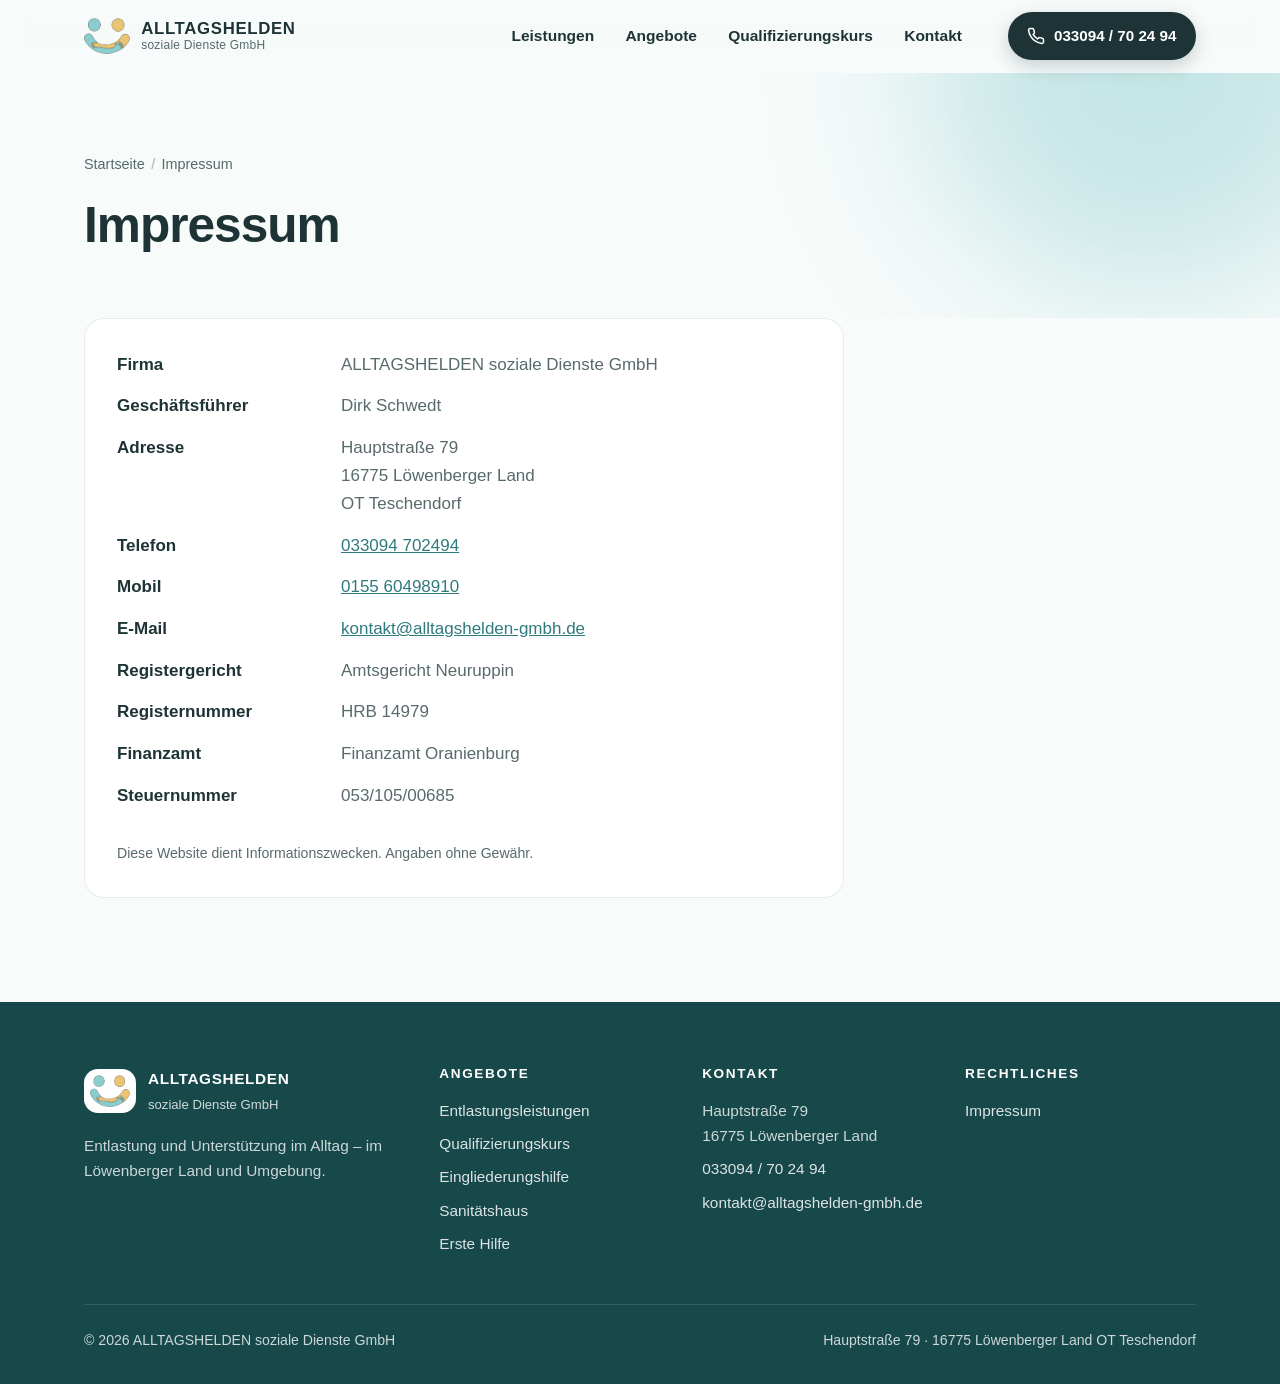
<file: impressum.html>
<!DOCTYPE html>
<html lang="de">

<head>
    <meta charset="UTF-8">
    <meta name="viewport" content="width=device-width, initial-scale=1.0">
    <meta name="robots" content="noindex, follow">
    <title>Impressum | ALLTAGSHELDEN soziale Dienste GmbH</title>
    <link rel="canonical" href="https://alltagsheldengmbh.de/impressum.html">
    <meta name="theme-color" content="#f7fbfa">
    <link rel="icon" href="favicon.ico" sizes="any">
    <link rel="icon" type="image/png" sizes="32x32" href="img/favicon-32x32.png">
    <link rel="apple-touch-icon" sizes="180x180" href="img/apple-touch-icon.png">
    <link rel="stylesheet" href="style.css">
    <script>document.documentElement.classList.add('js');</script>
    <script src="script.js" defer></script>
</head>

<body>
    <a class="skip-link" href="#inhalt">Zum Inhalt springen</a>

    <header class="site-header">
        <div class="wrap header-inner">
            <a href="index.html" class="brand" aria-label="ALLTAGSHELDEN – zur Startseite">
                <img src="img/logo.avif" alt="" width="272" height="238">
                <span class="brand-text">
                    <span class="brand-name">ALLTAGSHELDEN</span>
                    <span class="brand-sub">soziale Dienste GmbH</span>
                </span>
            </a>
            <button class="nav-toggle" aria-expanded="false" aria-controls="hauptmenue" aria-label="Menü öffnen">
                <span></span>
            </button>
            <nav class="main-nav" id="hauptmenue" aria-label="Hauptnavigation">
                <ul>
                    <li><a href="index.html#leistungen">Leistungen</a></li>
                    <li><a href="index.html#angebote">Angebote</a></li>
                    <li><a href="qualifizierungskurs.html">Qualifizierungskurs</a></li>
                    <li><a href="index.html#kontakt">Kontakt</a></li>
                    <li class="nav-call"><a href="tel:+4933094702494">Anrufen: 033094 / 70 24 94</a></li>
                </ul>
            </nav>
            <a href="tel:+4933094702494" class="btn btn-primary header-cta">
                <svg viewBox="0 0 24 24" fill="none" stroke="currentColor" stroke-width="2" stroke-linecap="round" stroke-linejoin="round" aria-hidden="true"><path d="M22 16.92v3a2 2 0 0 1-2.18 2 19.79 19.79 0 0 1-8.63-3.07 19.5 19.5 0 0 1-6-6 19.79 19.79 0 0 1-3.07-8.67A2 2 0 0 1 4.11 2h3a2 2 0 0 1 2 1.72 12.84 12.84 0 0 0 .7 2.81 2 2 0 0 1-.45 2.11L8.09 9.91a16 16 0 0 0 6 6l1.27-1.27a2 2 0 0 1 2.11-.45 12.84 12.84 0 0 0 2.81.7A2 2 0 0 1 22 16.92z"/></svg>
                033094 / 70 24 94
            </a>
        </div>
    </header>

    <main id="inhalt">
        <section class="page-hero">
            <div class="wrap">
                <ol class="breadcrumb">
                    <li><a href="index.html">Startseite</a></li>
                    <li aria-current="page">Impressum</li>
                </ol>
                <h1>Impressum</h1>
            </div>
        </section>

        <section class="section" style="padding-top:0">
            <div class="wrap">
                <div class="card legal">
                    <dl>
                        <dt>Firma</dt>
                        <dd>ALLTAGSHELDEN soziale Dienste GmbH</dd>
                        <dt>Geschäftsführer</dt>
                        <dd>Dirk Schwedt</dd>
                        <dt>Adresse</dt>
                        <dd>Hauptstraße 79<br>16775 Löwenberger Land<br>OT Teschendorf</dd>
                        <dt>Telefon</dt>
                        <dd><a href="tel:+4933094702494">033094 702494</a></dd>
                        <dt>Mobil</dt>
                        <dd><a href="tel:+4915560498910">0155 60498910</a></dd>
                        <dt>E-Mail</dt>
                        <dd><a href="mailto:kontakt@alltagshelden-gmbh.de">kontakt@alltagshelden-gmbh.de</a></dd>
                        <dt>Registergericht</dt>
                        <dd>Amtsgericht Neuruppin</dd>
                        <dt>Registernummer</dt>
                        <dd>HRB 14979</dd>
                        <dt>Finanzamt</dt>
                        <dd>Finanzamt Oranienburg</dd>
                        <dt>Steuernummer</dt>
                        <dd>053/105/00685</dd>
                    </dl>
                    <p class="note" style="margin-top:2rem">Diese Website dient Informationszwecken. Angaben ohne Gewähr.</p>
                </div>
            </div>
        </section>
    </main>

    <footer class="site-footer">
        <div class="wrap">
            <div class="footer-grid">
                <div>
                    <div class="footer-brand">
                        <img src="img/logo.avif" alt="" width="272" height="238" loading="lazy">
                        <div><strong>ALLTAGSHELDEN</strong><span>soziale Dienste GmbH</span></div>
                    </div>
                    <p>Entlastung und Unterstützung im Alltag – im Löwenberger Land und Umgebung.</p>
                </div>
                <div>
                    <h2>Angebote</h2>
                    <ul>
                        <li><a href="index.html#leistungen">Entlastungsleistungen</a></li>
                        <li><a href="qualifizierungskurs.html">Qualifizierungskurs</a></li>
                        <li><a href="eingliederungshilfe.html">Eingliederungshilfe</a></li>
                        <li><a href="https://alltagshelden-sanitaetshaus.de/" target="_blank" rel="noopener">Sanitätshaus</a></li>
                        <li><a href="https://www.erstehilfe-leichtgemacht.de/" target="_blank" rel="noopener">Erste Hilfe</a></li>
                    </ul>
                </div>
                <div>
                    <h2>Kontakt</h2>
                    <address>
                        <ul>
                            <li>Hauptstraße 79<br>16775 Löwenberger Land</li>
                            <li><a href="tel:+4933094702494">033094 / 70 24 94</a></li>
                            <li><a href="mailto:kontakt@alltagshelden-gmbh.de">kontakt@alltagshelden-gmbh.de</a></li>
                        </ul>
                    </address>
                </div>
                <div>
                    <h2>Rechtliches</h2>
                    <ul>
                        <li><a href="impressum.html">Impressum</a></li>
                    </ul>
                </div>
            </div>
            <div class="footer-bottom">
                <span>© <span data-year>2026</span> ALLTAGSHELDEN soziale Dienste GmbH</span>
                <span>Hauptstraße 79 · 16775 Löwenberger Land OT Teschendorf</span>
            </div>
        </div>
    </footer>

</body>

</html>
</file>
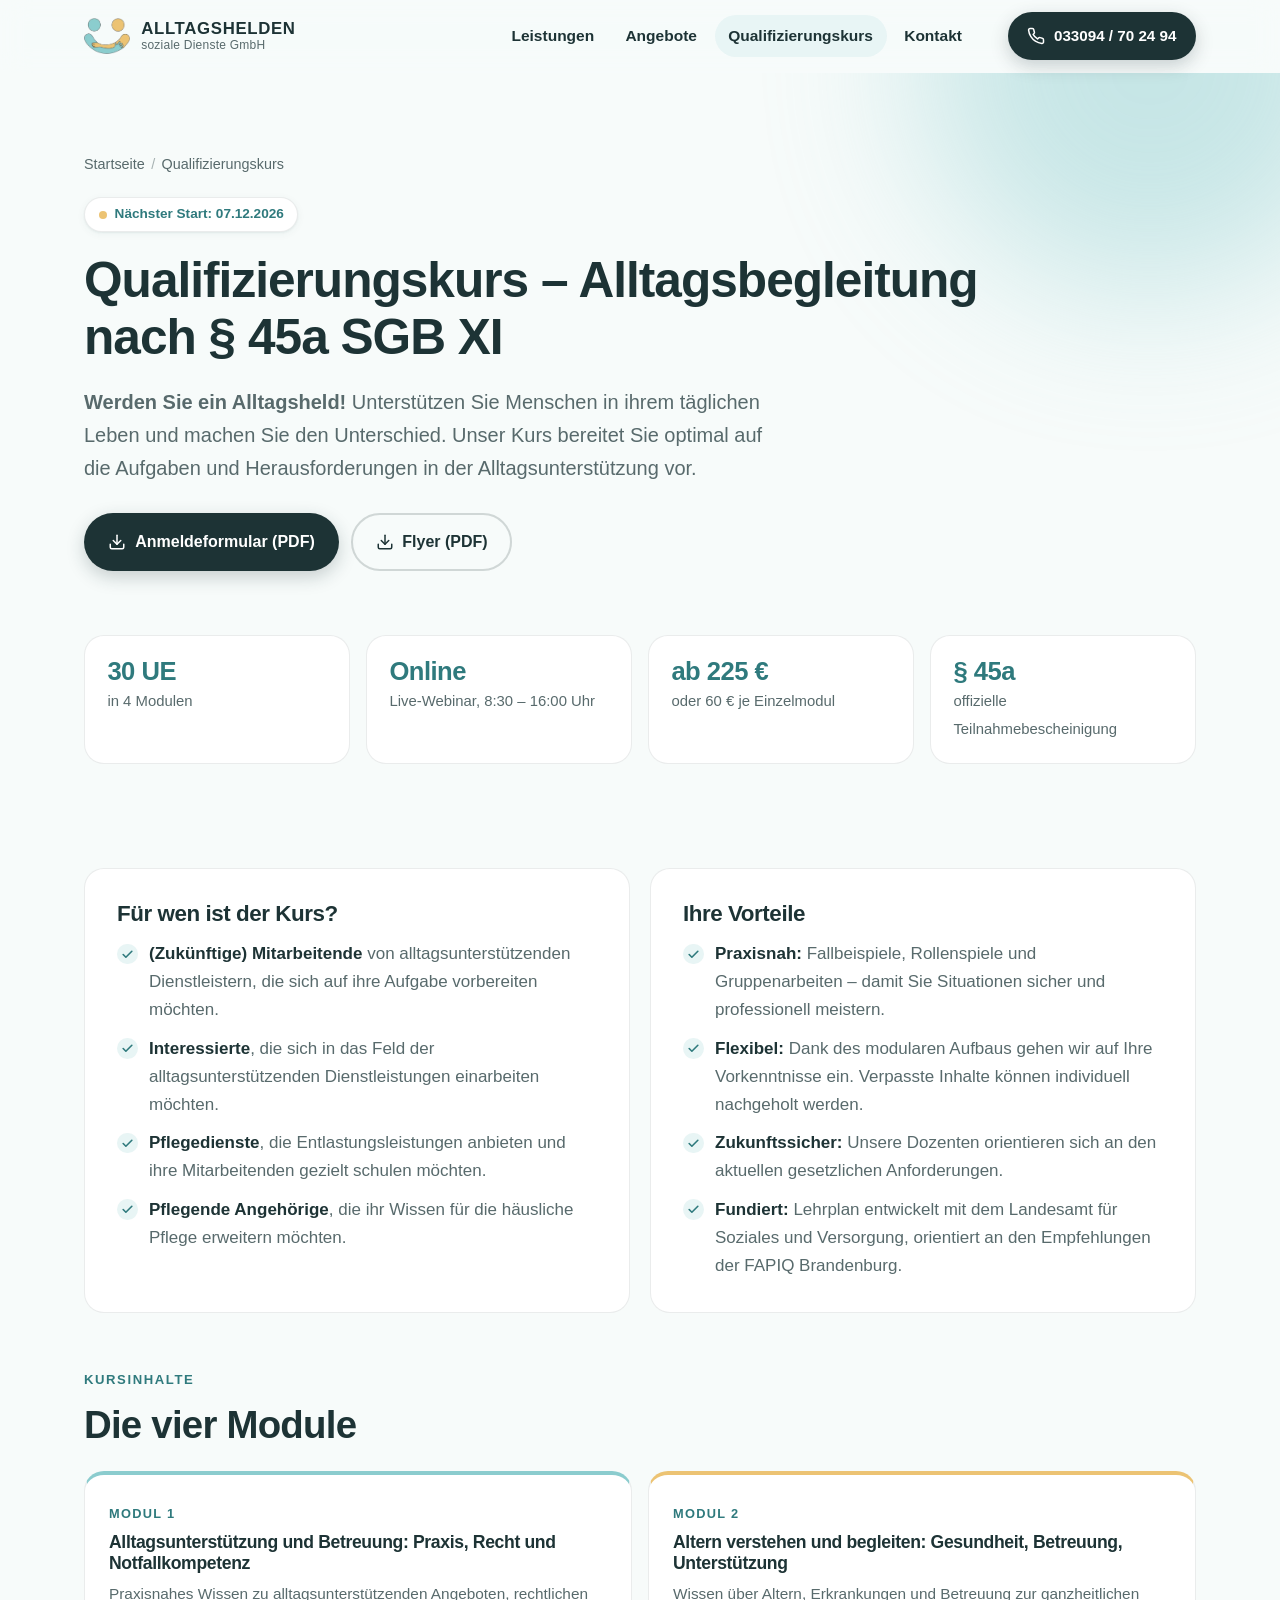
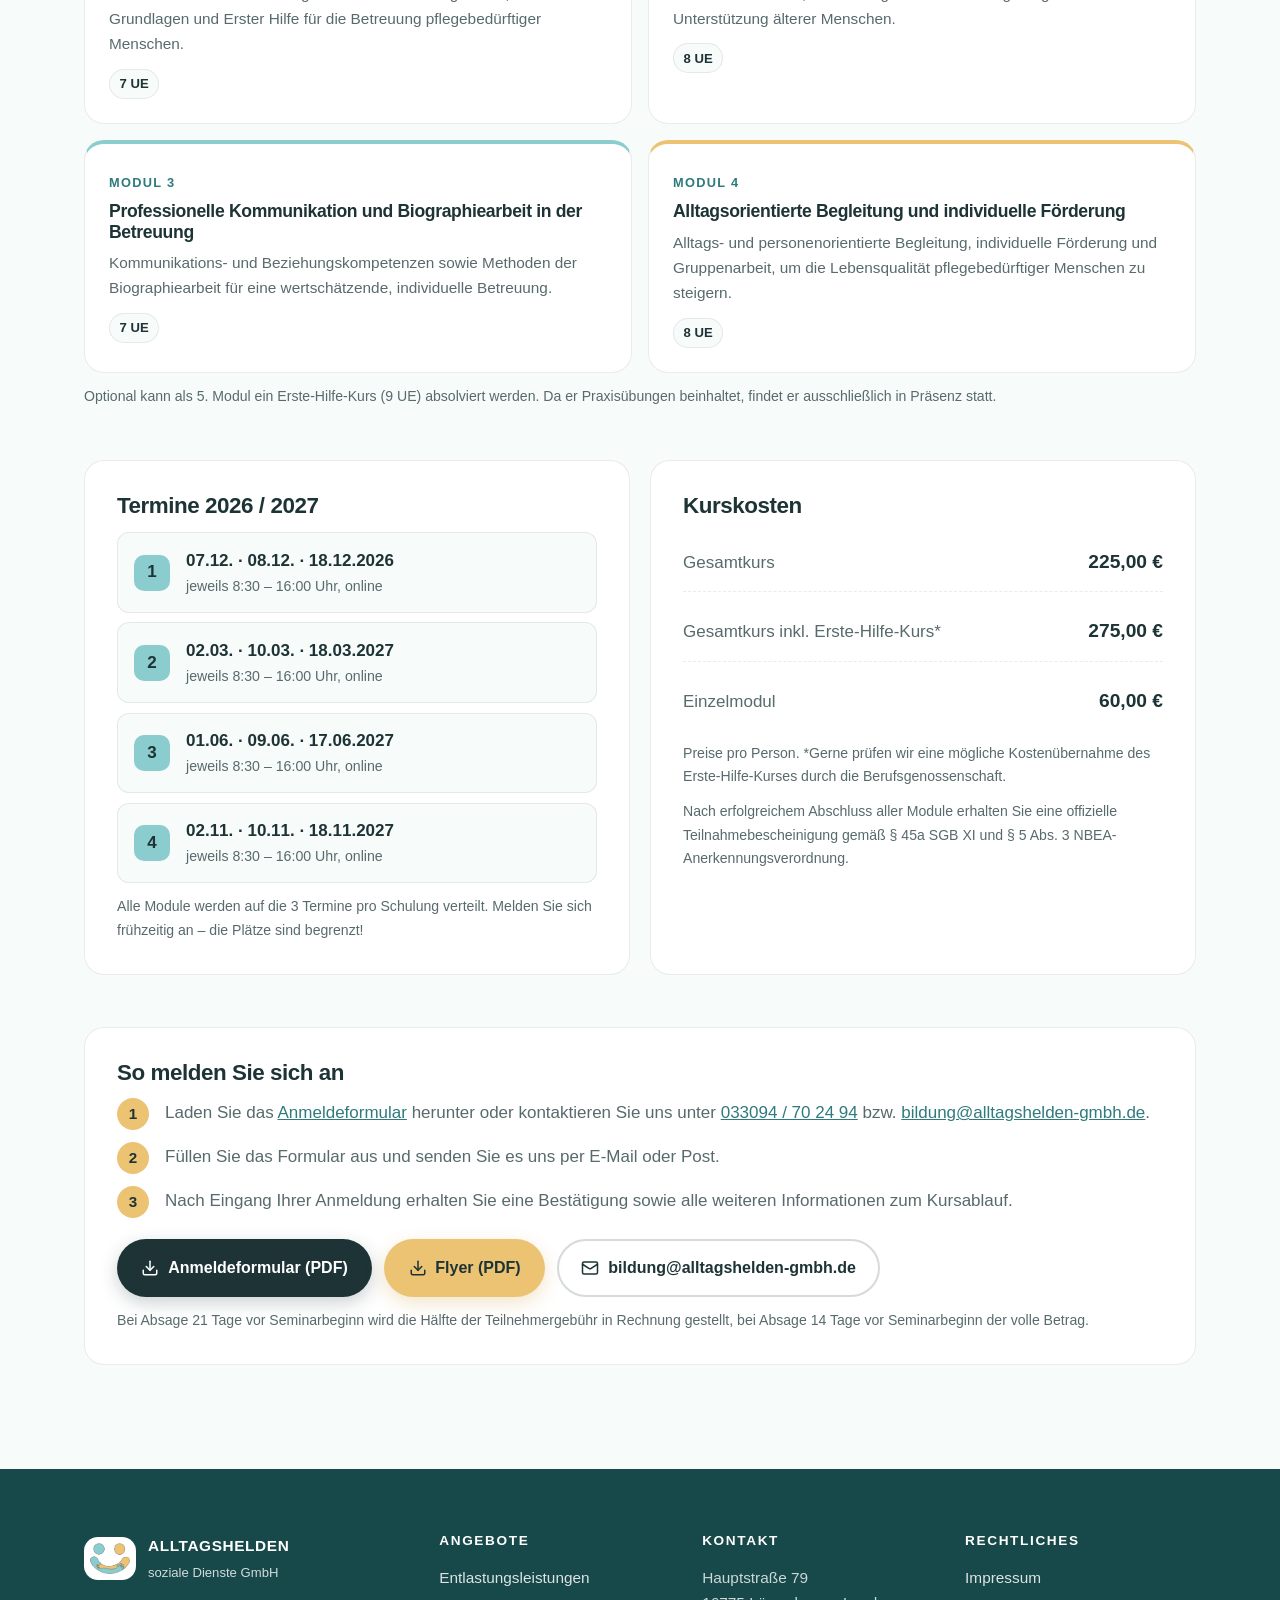
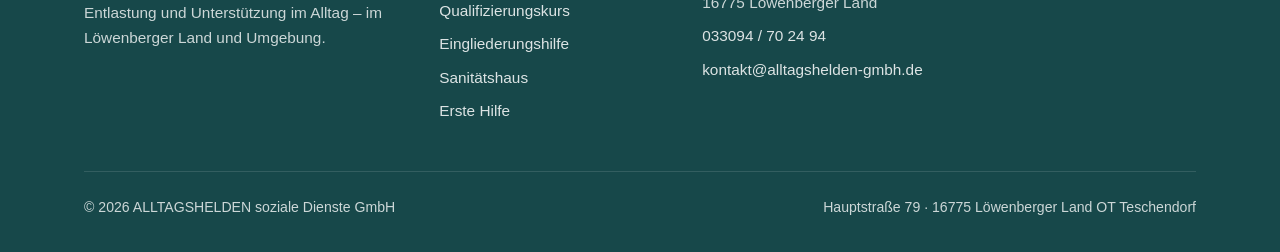
<file: qualifizierungskurs.html>
<!DOCTYPE html>
<html lang="de">

<head>
    <meta charset="UTF-8">
    <meta name="viewport" content="width=device-width, initial-scale=1.0">
    <title>Qualifizierungskurs Alltagsbegleitung nach § 45a SGB XI | ALLTAGSHELDEN</title>
    <meta name="description"
        content="Qualifizierungskurs in alltagsunterstützenden Angeboten nach § 45a SGB XI: 30 UE in 4 Modulen als Live-Online-Seminar. Termine 2026/2027, ab 225 €. Flyer und Anmeldeformular zum Download.">
    <meta name="robots" content="index, follow, max-image-preview:large">
    <link rel="canonical" href="https://alltagsheldengmbh.de/qualifizierungskurs.html">
    <meta name="theme-color" content="#f7fbfa">

    <meta property="og:type" content="website">
    <meta property="og:locale" content="de_DE">
    <meta property="og:site_name" content="ALLTAGSHELDEN soziale Dienste GmbH">
    <meta property="og:title" content="Qualifizierungskurs Alltagsbegleitung nach § 45a SGB XI">
    <meta property="og:description"
        content="30 UE in 4 Modulen, live online. Termine 2026/2027 – jetzt anmelden und Alltagsheld werden!">
    <meta property="og:url" content="https://alltagsheldengmbh.de/qualifizierungskurs.html">
    <meta property="og:image" content="https://alltagsheldengmbh.de/img/og-image.png">
    <meta property="og:image:width" content="1200">
    <meta property="og:image:height" content="630">
    <meta name="twitter:card" content="summary_large_image">

    <link rel="icon" href="favicon.ico" sizes="any">
    <link rel="icon" type="image/png" sizes="32x32" href="img/favicon-32x32.png">
    <link rel="apple-touch-icon" sizes="180x180" href="img/apple-touch-icon.png">
    <link rel="manifest" href="site.webmanifest">

    <link rel="stylesheet" href="style.css">
    <script>document.documentElement.classList.add('js');</script>
    <script src="script.js" defer></script>

    <script type="application/ld+json">
    {
        "@context": "https://schema.org",
        "@graph": [
            {
                "@type": "Course",
                "@id": "https://alltagsheldengmbh.de/qualifizierungskurs.html#kurs",
                "name": "Qualifizierungskurs in alltagsunterstützenden Angeboten nach § 45a SGB XI",
                "alternateName": "Qualifizierungskurs Alltagsbegleitung",
                "description": "Qualifizierungskurs mit 30 Unterrichtseinheiten in vier Modulen für die Arbeit in alltagsunterstützenden Angeboten nach § 45a SGB XI. Live-Online-Seminar, optional ergänzt durch einen Erste-Hilfe-Kurs (9 UE, Präsenz).",
                "url": "https://alltagsheldengmbh.de/qualifizierungskurs.html",
                "inLanguage": "de",
                "educationalCredentialAwarded": "Teilnahmebescheinigung nach § 45a SGB XI",
                "provider": {
                    "@type": "Organization",
                    "@id": "https://alltagsheldengmbh.de/#organisation",
                    "name": "ALLTAGSHELDEN soziale Dienste GmbH",
                    "url": "https://alltagsheldengmbh.de/"
                },
                "offers": [
                    { "@type": "Offer", "category": "Paid", "price": "225.00", "priceCurrency": "EUR", "description": "Gesamtkurs ohne Erste-Hilfe-Kurs" },
                    { "@type": "Offer", "category": "Paid", "price": "275.00", "priceCurrency": "EUR", "description": "Gesamtkurs inklusive Erste-Hilfe-Kurs" },
                    { "@type": "Offer", "category": "Paid", "price": "60.00", "priceCurrency": "EUR", "description": "Einzelmodul" }
                ],
                "hasCourseInstance": [
                    { "@type": "CourseInstance", "courseMode": "Online", "startDate": "2026-12-07", "endDate": "2026-12-18", "courseSchedule": { "@type": "Schedule", "repeatCount": 3, "repeatFrequency": "Daily", "startTime": "08:30", "endTime": "16:00" } },
                    { "@type": "CourseInstance", "courseMode": "Online", "startDate": "2027-03-02", "endDate": "2027-03-18", "courseSchedule": { "@type": "Schedule", "repeatCount": 3, "repeatFrequency": "Daily", "startTime": "08:30", "endTime": "16:00" } },
                    { "@type": "CourseInstance", "courseMode": "Online", "startDate": "2027-06-01", "endDate": "2027-06-17", "courseSchedule": { "@type": "Schedule", "repeatCount": 3, "repeatFrequency": "Daily", "startTime": "08:30", "endTime": "16:00" } },
                    { "@type": "CourseInstance", "courseMode": "Online", "startDate": "2027-11-02", "endDate": "2027-11-18", "courseSchedule": { "@type": "Schedule", "repeatCount": 3, "repeatFrequency": "Daily", "startTime": "08:30", "endTime": "16:00" } }
                ]
            },
            {
                "@type": "BreadcrumbList",
                "itemListElement": [
                    { "@type": "ListItem", "position": 1, "name": "Startseite", "item": "https://alltagsheldengmbh.de/" },
                    { "@type": "ListItem", "position": 2, "name": "Qualifizierungskurs", "item": "https://alltagsheldengmbh.de/qualifizierungskurs.html" }
                ]
            }
        ]
    }
    </script>
</head>

<body>
    <a class="skip-link" href="#inhalt">Zum Inhalt springen</a>

    <header class="site-header">
        <div class="wrap header-inner">
            <a href="index.html" class="brand" aria-label="ALLTAGSHELDEN – zur Startseite">
                <img src="img/logo.avif" alt="" width="272" height="238">
                <span class="brand-text">
                    <span class="brand-name">ALLTAGSHELDEN</span>
                    <span class="brand-sub">soziale Dienste GmbH</span>
                </span>
            </a>
            <button class="nav-toggle" aria-expanded="false" aria-controls="hauptmenue" aria-label="Menü öffnen">
                <span></span>
            </button>
            <nav class="main-nav" id="hauptmenue" aria-label="Hauptnavigation">
                <ul>
                    <li><a href="index.html#leistungen">Leistungen</a></li>
                    <li><a href="index.html#angebote">Angebote</a></li>
                    <li><a href="qualifizierungskurs.html" aria-current="page">Qualifizierungskurs</a></li>
                    <li><a href="index.html#kontakt">Kontakt</a></li>
                    <li class="nav-call"><a href="tel:+4933094702494">Anrufen: 033094 / 70 24 94</a></li>
                </ul>
            </nav>
            <a href="tel:+4933094702494" class="btn btn-primary header-cta">
                <svg viewBox="0 0 24 24" fill="none" stroke="currentColor" stroke-width="2" stroke-linecap="round" stroke-linejoin="round" aria-hidden="true"><path d="M22 16.92v3a2 2 0 0 1-2.18 2 19.79 19.79 0 0 1-8.63-3.07 19.5 19.5 0 0 1-6-6 19.79 19.79 0 0 1-3.07-8.67A2 2 0 0 1 4.11 2h3a2 2 0 0 1 2 1.72 12.84 12.84 0 0 0 .7 2.81 2 2 0 0 1-.45 2.11L8.09 9.91a16 16 0 0 0 6 6l1.27-1.27a2 2 0 0 1 2.11-.45 12.84 12.84 0 0 0 2.81.7A2 2 0 0 1 22 16.92z"/></svg>
                033094 / 70 24 94
            </a>
        </div>
    </header>

    <main id="inhalt">
        <section class="page-hero">
            <div class="wrap">
                <ol class="breadcrumb">
                    <li><a href="index.html">Startseite</a></li>
                    <li aria-current="page">Qualifizierungskurs</li>
                </ol>
                <span class="eyebrow"><span class="dot"></span>Nächster Start: 07.12.2026</span>
                <h1>Qualifizierungskurs – Alltagsbegleitung nach § 45a SGB XI</h1>
                <p class="hero-lead"><strong>Werden Sie ein Alltagsheld!</strong> Unterstützen Sie Menschen in ihrem
                    täglichen Leben und machen Sie den Unterschied. Unser Kurs bereitet Sie optimal auf die Aufgaben und
                    Herausforderungen in der Alltagsunterstützung vor.</p>
                <div class="hero-actions">
                    <a href="docs/Anmeldung_Qualifizierungskurs.pdf" class="btn btn-primary" target="_blank" rel="noopener">
                        <svg viewBox="0 0 24 24" fill="none" stroke="currentColor" stroke-width="2" stroke-linecap="round" stroke-linejoin="round" aria-hidden="true"><path d="M21 15v4a2 2 0 0 1-2 2H5a2 2 0 0 1-2-2v-4"/><path d="m7 10 5 5 5-5"/><path d="M12 15V3"/></svg>
                        Anmeldeformular (PDF)
                    </a>
                    <a href="docs/Flyer_Qualifizierungskurs_2026_2027.pdf" class="btn btn-ghost" target="_blank" rel="noopener">
                        <svg viewBox="0 0 24 24" fill="none" stroke="currentColor" stroke-width="2" stroke-linecap="round" stroke-linejoin="round" aria-hidden="true"><path d="M21 15v4a2 2 0 0 1-2 2H5a2 2 0 0 1-2-2v-4"/><path d="m7 10 5 5 5-5"/><path d="M12 15V3"/></svg>
                        Flyer (PDF)
                    </a>
                </div>
            </div>
        </section>

        <section class="wrap" aria-label="Kurs auf einen Blick">
            <div class="fact-row">
                <div class="fact reveal"><span class="num">30 UE</span><span class="txt">in 4 Modulen</span></div>
                <div class="fact reveal"><span class="num">Online</span><span class="txt">Live-Webinar, 8:30 – 16:00 Uhr</span></div>
                <div class="fact reveal"><span class="num">ab 225 €</span><span class="txt">oder 60 € je Einzelmodul</span></div>
                <div class="fact reveal"><span class="num">§ 45a</span><span class="txt">offizielle Teilnahmebescheinigung</span></div>
            </div>
        </section>

        <section class="section">
            <div class="wrap stack">
                <div class="two-col">
                    <div class="card reveal">
                        <h2>Für wen ist der Kurs?</h2>
                        <ul class="check-list">
                            <li><strong>(Zukünftige) Mitarbeitende</strong> von alltagsunterstützenden Dienstleistern,
                                die sich auf ihre Aufgabe vorbereiten möchten.</li>
                            <li><strong>Interessierte</strong>, die sich in das Feld der alltagsunterstützenden
                                Dienstleistungen einarbeiten möchten.</li>
                            <li><strong>Pflegedienste</strong>, die Entlastungsleistungen anbieten und ihre Mitarbeitenden
                                gezielt schulen möchten.</li>
                            <li><strong>Pflegende Angehörige</strong>, die ihr Wissen für die häusliche Pflege erweitern
                                möchten.</li>
                        </ul>
                    </div>
                    <div class="card reveal">
                        <h2>Ihre Vorteile</h2>
                        <ul class="check-list">
                            <li><strong>Praxisnah:</strong> Fallbeispiele, Rollenspiele und Gruppenarbeiten – damit Sie
                                Situationen sicher und professionell meistern.</li>
                            <li><strong>Flexibel:</strong> Dank des modularen Aufbaus gehen wir auf Ihre Vorkenntnisse
                                ein. Verpasste Inhalte können individuell nachgeholt werden.</li>
                            <li><strong>Zukunftssicher:</strong> Unsere Dozenten orientieren sich an den aktuellen
                                gesetzlichen Anforderungen.</li>
                            <li><strong>Fundiert:</strong> Lehrplan entwickelt mit dem Landesamt für Soziales und
                                Versorgung, orientiert an den Empfehlungen der FAPIQ Brandenburg.</li>
                        </ul>
                    </div>
                </div>

                <div class="reveal" style="margin-top:2rem">
                    <span class="kicker">Kursinhalte</span>
                    <h2 style="margin-bottom:1.5rem">Die vier Module</h2>
                    <ul class="module-grid">
                        <li class="module">
                            <span class="mod-no">Modul 1</span>
                            <h3>Alltagsunterstützung und Betreuung: Praxis, Recht und Notfallkompetenz</h3>
                            <p>Praxisnahes Wissen zu alltagsunterstützenden Angeboten, rechtlichen Grundlagen und Erster
                                Hilfe für die Betreuung pflegebedürftiger Menschen.</p>
                            <span class="ue">7 UE</span>
                        </li>
                        <li class="module">
                            <span class="mod-no">Modul 2</span>
                            <h3>Altern verstehen und begleiten: Gesundheit, Betreuung, Unterstützung</h3>
                            <p>Wissen über Altern, Erkrankungen und Betreuung zur ganzheitlichen Unterstützung älterer
                                Menschen.</p>
                            <span class="ue">8 UE</span>
                        </li>
                        <li class="module">
                            <span class="mod-no">Modul 3</span>
                            <h3>Professionelle Kommunikation und Biographiearbeit in der Betreuung</h3>
                            <p>Kommunikations- und Beziehungskompetenzen sowie Methoden der Biographiearbeit für eine
                                wertschätzende, individuelle Betreuung.</p>
                            <span class="ue">7 UE</span>
                        </li>
                        <li class="module">
                            <span class="mod-no">Modul 4</span>
                            <h3>Alltagsorientierte Begleitung und individuelle Förderung</h3>
                            <p>Alltags- und personenorientierte Begleitung, individuelle Förderung und Gruppenarbeit, um
                                die Lebensqualität pflegebedürftiger Menschen zu steigern.</p>
                            <span class="ue">8 UE</span>
                        </li>
                    </ul>
                    <p class="note">Optional kann als 5. Modul ein Erste-Hilfe-Kurs (9 UE) absolviert werden. Da er
                        Praxisübungen beinhaltet, findet er ausschließlich in Präsenz statt.</p>
                </div>

                <div class="two-col" style="margin-top:2rem">
                    <div class="card reveal">
                        <h2>Termine 2026 / 2027</h2>
                        <ul class="date-list">
                            <li><span class="no">1</span><span class="dates">07.12. · 08.12. · 18.12.2026<small>jeweils 8:30 – 16:00 Uhr, online</small></span></li>
                            <li><span class="no">2</span><span class="dates">02.03. · 10.03. · 18.03.2027<small>jeweils 8:30 – 16:00 Uhr, online</small></span></li>
                            <li><span class="no">3</span><span class="dates">01.06. · 09.06. · 17.06.2027<small>jeweils 8:30 – 16:00 Uhr, online</small></span></li>
                            <li><span class="no">4</span><span class="dates">02.11. · 10.11. · 18.11.2027<small>jeweils 8:30 – 16:00 Uhr, online</small></span></li>
                        </ul>
                        <p class="note">Alle Module werden auf die 3 Termine pro Schulung verteilt. Melden Sie sich
                            frühzeitig an – die Plätze sind begrenzt!</p>
                    </div>
                    <div class="card reveal">
                        <h2>Kurskosten</h2>
                        <ul class="price-list">
                            <li><span>Gesamtkurs</span><strong>225,00 €</strong></li>
                            <li><span>Gesamtkurs inkl. Erste-Hilfe-Kurs*</span><strong>275,00 €</strong></li>
                            <li><span>Einzelmodul</span><strong>60,00 €</strong></li>
                        </ul>
                        <p class="note">Preise pro Person. *Gerne prüfen wir eine mögliche Kostenübernahme des
                            Erste-Hilfe-Kurses durch die Berufsgenossenschaft.</p>
                        <p class="note">Nach erfolgreichem Abschluss aller Module erhalten Sie eine offizielle
                            Teilnahmebescheinigung gemäß § 45a SGB XI und § 5 Abs. 3 NBEA-Anerkennungsverordnung.</p>
                    </div>
                </div>

                <div class="card reveal" id="anmeldung" style="margin-top:2rem">
                    <h2>So melden Sie sich an</h2>
                    <ol class="steps">
                        <li>Laden Sie das <a href="docs/Anmeldung_Qualifizierungskurs.pdf" target="_blank" rel="noopener">Anmeldeformular</a>
                            herunter oder kontaktieren Sie uns unter <a href="tel:+4933094702494">033094 / 70 24 94</a>
                            bzw. <a href="mailto:bildung@alltagshelden-gmbh.de">bildung@alltagshelden-gmbh.de</a>.</li>
                        <li>Füllen Sie das Formular aus und senden Sie es uns per E-Mail oder Post.</li>
                        <li>Nach Eingang Ihrer Anmeldung erhalten Sie eine Bestätigung sowie alle weiteren
                            Informationen zum Kursablauf.</li>
                    </ol>
                    <div class="download-row">
                        <a href="docs/Anmeldung_Qualifizierungskurs.pdf" class="btn btn-primary" target="_blank" rel="noopener">
                            <svg viewBox="0 0 24 24" fill="none" stroke="currentColor" stroke-width="2" stroke-linecap="round" stroke-linejoin="round" aria-hidden="true"><path d="M21 15v4a2 2 0 0 1-2 2H5a2 2 0 0 1-2-2v-4"/><path d="m7 10 5 5 5-5"/><path d="M12 15V3"/></svg>
                            Anmeldeformular (PDF)
                        </a>
                        <a href="docs/Flyer_Qualifizierungskurs_2026_2027.pdf" class="btn btn-gold" target="_blank" rel="noopener">
                            <svg viewBox="0 0 24 24" fill="none" stroke="currentColor" stroke-width="2" stroke-linecap="round" stroke-linejoin="round" aria-hidden="true"><path d="M21 15v4a2 2 0 0 1-2 2H5a2 2 0 0 1-2-2v-4"/><path d="m7 10 5 5 5-5"/><path d="M12 15V3"/></svg>
                            Flyer (PDF)
                        </a>
                        <a href="mailto:bildung@alltagshelden-gmbh.de" class="btn btn-ghost">
                            <svg viewBox="0 0 24 24" fill="none" stroke="currentColor" stroke-width="2" stroke-linecap="round" stroke-linejoin="round" aria-hidden="true"><rect width="20" height="16" x="2" y="4" rx="2"/><path d="m22 7-8.97 5.7a1.94 1.94 0 0 1-2.06 0L2 7"/></svg>
                            bildung@alltagshelden-gmbh.de
                        </a>
                    </div>
                    <p class="note">Bei Absage 21 Tage vor Seminarbeginn wird die Hälfte der Teilnehmergebühr in
                        Rechnung gestellt, bei Absage 14 Tage vor Seminarbeginn der volle Betrag.</p>
                </div>
            </div>
        </section>
    </main>

    <footer class="site-footer">
        <div class="wrap">
            <div class="footer-grid">
                <div>
                    <div class="footer-brand">
                        <img src="img/logo.avif" alt="" width="272" height="238" loading="lazy">
                        <div><strong>ALLTAGSHELDEN</strong><span>soziale Dienste GmbH</span></div>
                    </div>
                    <p>Entlastung und Unterstützung im Alltag – im Löwenberger Land und Umgebung.</p>
                </div>
                <div>
                    <h2>Angebote</h2>
                    <ul>
                        <li><a href="index.html#leistungen">Entlastungsleistungen</a></li>
                        <li><a href="qualifizierungskurs.html">Qualifizierungskurs</a></li>
                        <li><a href="eingliederungshilfe.html">Eingliederungshilfe</a></li>
                        <li><a href="https://alltagshelden-sanitaetshaus.de/" target="_blank" rel="noopener">Sanitätshaus</a></li>
                        <li><a href="https://www.erstehilfe-leichtgemacht.de/" target="_blank" rel="noopener">Erste Hilfe</a></li>
                    </ul>
                </div>
                <div>
                    <h2>Kontakt</h2>
                    <address>
                        <ul>
                            <li>Hauptstraße 79<br>16775 Löwenberger Land</li>
                            <li><a href="tel:+4933094702494">033094 / 70 24 94</a></li>
                            <li><a href="mailto:kontakt@alltagshelden-gmbh.de">kontakt@alltagshelden-gmbh.de</a></li>
                        </ul>
                    </address>
                </div>
                <div>
                    <h2>Rechtliches</h2>
                    <ul>
                        <li><a href="impressum.html">Impressum</a></li>
                    </ul>
                </div>
            </div>
            <div class="footer-bottom">
                <span>© <span data-year>2026</span> ALLTAGSHELDEN soziale Dienste GmbH</span>
                <span>Hauptstraße 79 · 16775 Löwenberger Land OT Teschendorf</span>
            </div>
        </div>
    </footer>

</body>

</html>
</file>
<file: style.css>
/* ==========================================================================
   ALLTAGSHELDEN soziale Dienste GmbH – Stylesheet
   ========================================================================== */

:root {
    --teal: #8bccce;
    --teal-100: #e8f5f5;
    --teal-200: #cfeaeb;
    --teal-600: #4f9fa2;
    --teal-700: #2f7a7d;
    --teal-900: #17484a;
    --gold: #ecc373;
    --gold-100: #fbf1dc;
    --gold-600: #d4a853;
    --ink: #1d3335;
    --muted: #586a6c;
    --bg: #f7fbfa;
    --surface: #ffffff;
    --line: rgba(29, 51, 53, 0.09);
    --shadow-sm: 0 1px 2px rgba(23, 72, 74, 0.06), 0 2px 8px rgba(23, 72, 74, 0.05);
    --shadow-md: 0 4px 12px rgba(23, 72, 74, 0.07), 0 16px 40px rgba(23, 72, 74, 0.08);
    --radius: 20px;
    --radius-sm: 12px;
    --max: 1160px;
    --header-h: 72px;
}

/* === BASE === */
*,
*::before,
*::after {
    margin: 0;
    padding: 0;
    box-sizing: border-box;
}

html {
    scroll-behavior: smooth;
    scroll-padding-top: calc(var(--header-h) + 16px);
    -webkit-text-size-adjust: 100%;
}

body {
    font-family: -apple-system, BlinkMacSystemFont, 'Segoe UI', Roboto, 'Helvetica Neue', Arial, sans-serif;
    font-size: 1.0625rem;
    line-height: 1.65;
    color: var(--ink);
    background: var(--bg);
    overflow-x: hidden;
    -webkit-font-smoothing: antialiased;
}

img {
    max-width: 100%;
    height: auto;
    display: block;
}

a {
    color: var(--teal-700);
}

h1,
h2,
h3 {
    line-height: 1.15;
    letter-spacing: -0.02em;
    color: var(--ink);
}

h1 {
    font-size: clamp(2.2rem, 5.2vw, 3.6rem);
    font-weight: 800;
}

h2 {
    font-size: clamp(1.7rem, 3.4vw, 2.4rem);
    font-weight: 800;
}

h3 {
    font-size: 1.2rem;
    font-weight: 700;
}

:focus-visible {
    outline: 3px solid var(--teal-600);
    outline-offset: 3px;
    border-radius: 6px;
}

.wrap {
    width: 100%;
    max-width: var(--max);
    margin: 0 auto;
    padding: 0 24px;
}

.sr-only {
    position: absolute !important;
    width: 1px;
    height: 1px;
    padding: 0;
    margin: -1px;
    overflow: hidden;
    clip: rect(0, 0, 0, 0);
    white-space: nowrap;
    border: 0;
}

.skip-link {
    position: absolute;
    left: 16px;
    top: -60px;
    z-index: 200;
    background: var(--ink);
    color: #fff;
    padding: 10px 16px;
    border-radius: 10px;
    text-decoration: none;
    font-weight: 600;
}

.skip-link:focus {
    top: 12px;
}

/* === BUTTONS === */
.btn {
    display: inline-flex;
    align-items: center;
    justify-content: center;
    gap: 0.55rem;
    padding: 0.85rem 1.4rem;
    border-radius: 999px;
    font: inherit;
    font-size: 1rem;
    font-weight: 650;
    text-decoration: none;
    border: 2px solid transparent;
    cursor: pointer;
    transition: transform 0.2s ease, box-shadow 0.2s ease, background-color 0.2s ease, color 0.2s ease;
    white-space: nowrap;
}

.btn svg {
    width: 18px;
    height: 18px;
    flex-shrink: 0;
}

.btn:hover {
    transform: translateY(-2px);
}

.btn-primary {
    background: var(--ink);
    color: #fff;
    box-shadow: 0 6px 18px rgba(29, 51, 53, 0.22);
}

.btn-primary:hover {
    background: var(--teal-900);
}

.btn-teal {
    background: var(--teal);
    color: var(--ink);
    box-shadow: 0 6px 18px rgba(79, 159, 162, 0.3);
}

.btn-teal:hover {
    background: #9dd6d8;
}

.btn-gold {
    background: var(--gold);
    color: var(--ink);
    box-shadow: 0 6px 18px rgba(212, 168, 83, 0.3);
}

.btn-gold:hover {
    background: #f1cd86;
}

.btn-ghost {
    background: transparent;
    color: var(--ink);
    border-color: rgba(29, 51, 53, 0.18);
}

.btn-ghost:hover {
    border-color: var(--ink);
    background: #fff;
}

.btn-light {
    background: #fff;
    color: var(--ink);
}

.btn-outline-light {
    background: transparent;
    color: #fff;
    border-color: rgba(255, 255, 255, 0.45);
}

.btn-outline-light:hover {
    border-color: #fff;
    background: rgba(255, 255, 255, 0.08);
}

/* === HEADER === */
.site-header {
    position: sticky;
    top: 0;
    z-index: 100;
    background: rgba(247, 251, 250, 0.82);
    backdrop-filter: saturate(160%) blur(14px);
    -webkit-backdrop-filter: saturate(160%) blur(14px);
    border-bottom: 1px solid transparent;
    transition: border-color 0.2s ease, box-shadow 0.2s ease;
}

.site-header.scrolled {
    border-bottom-color: var(--line);
    box-shadow: 0 4px 20px rgba(23, 72, 74, 0.05);
}

.header-inner {
    height: var(--header-h);
    display: flex;
    align-items: center;
    gap: 2rem;
}

.brand {
    display: flex;
    align-items: center;
    gap: 0.7rem;
    text-decoration: none;
    color: var(--ink);
    flex-shrink: 0;
}

.brand img {
    width: 46px;
    height: auto;
}

.brand-text {
    display: flex;
    flex-direction: column;
    line-height: 1.1;
}

.brand-name {
    font-weight: 800;
    letter-spacing: 0.04em;
    font-size: 1.05rem;
}

.brand-sub {
    font-size: 0.75rem;
    color: var(--muted);
    letter-spacing: 0.02em;
}

.main-nav {
    margin-left: auto;
}

.main-nav ul {
    list-style: none;
    display: flex;
    align-items: center;
    gap: 0.25rem;
}

.main-nav a {
    display: block;
    padding: 0.5rem 0.85rem;
    border-radius: 999px;
    color: var(--ink);
    text-decoration: none;
    font-weight: 550;
    font-size: 0.97rem;
    transition: background-color 0.2s ease;
}

.main-nav a:hover,
.main-nav a[aria-current="page"] {
    background: var(--teal-100);
}

.header-cta {
    padding: 0.6rem 1.1rem;
    font-size: 0.95rem;
}

.nav-toggle {
    display: none;
    margin-left: auto;
    width: 44px;
    height: 44px;
    border-radius: 12px;
    border: 1px solid var(--line);
    background: #fff;
    cursor: pointer;
    align-items: center;
    justify-content: center;
}

.nav-toggle span,
.nav-toggle span::before,
.nav-toggle span::after {
    display: block;
    width: 20px;
    height: 2px;
    background: var(--ink);
    border-radius: 2px;
    position: relative;
    transition: transform 0.25s ease, background-color 0.25s ease;
}

.nav-toggle span::before,
.nav-toggle span::after {
    content: '';
    position: absolute;
    left: 0;
}

.nav-toggle span::before {
    top: -6px;
}

.nav-toggle span::after {
    top: 6px;
}

.nav-open .nav-toggle span {
    background: transparent;
}

.nav-open .nav-toggle span::before {
    transform: translateY(6px) rotate(45deg);
}

.nav-open .nav-toggle span::after {
    transform: translateY(-6px) rotate(-45deg);
}

/* === HERO === */
.hero {
    position: relative;
    overflow: hidden;
    padding: clamp(3rem, 8vw, 6rem) 0 clamp(3.5rem, 8vw, 6.5rem);
}

.hero::before,
.hero::after {
    content: '';
    position: absolute;
    border-radius: 50%;
    filter: blur(70px);
    opacity: 0.55;
    pointer-events: none;
    z-index: 0;
}

.hero::before {
    width: 520px;
    height: 520px;
    background: var(--teal);
    top: -220px;
    right: -120px;
}

.hero::after {
    width: 420px;
    height: 420px;
    background: var(--gold);
    bottom: -260px;
    left: -140px;
    opacity: 0.4;
}

.hero-grid {
    position: relative;
    z-index: 1;
    display: grid;
    grid-template-columns: 1.15fr 0.85fr;
    gap: 3rem;
    align-items: center;
}

.eyebrow {
    display: inline-flex;
    align-items: center;
    gap: 0.5rem;
    padding: 0.35rem 0.85rem;
    border-radius: 999px;
    background: #fff;
    border: 1px solid var(--line);
    color: var(--teal-700);
    font-size: 0.85rem;
    font-weight: 650;
    margin-bottom: 1.25rem;
    box-shadow: var(--shadow-sm);
}

.eyebrow .dot {
    width: 8px;
    height: 8px;
    border-radius: 50%;
    background: var(--gold);
}

.hero h1 .accent {
    background: linear-gradient(100deg, var(--teal-700) 10%, var(--teal-600) 50%, var(--gold-600) 95%);
    -webkit-background-clip: text;
    background-clip: text;
    color: transparent;
}

.hero-lead {
    font-size: clamp(1.1rem, 2vw, 1.25rem);
    color: var(--muted);
    margin: 1.25rem 0 2rem;
    max-width: 34em;
}

.hero-actions {
    display: flex;
    flex-wrap: wrap;
    gap: 0.75rem;
}

.hero-trust {
    display: flex;
    flex-wrap: wrap;
    gap: 0.5rem 1.5rem;
    margin-top: 2rem;
    list-style: none;
    color: var(--muted);
    font-size: 0.95rem;
}

.hero-trust li {
    display: flex;
    align-items: center;
    gap: 0.45rem;
}

.hero-trust svg {
    width: 18px;
    height: 18px;
    color: var(--teal-600);
    flex-shrink: 0;
}

.hero-visual {
    position: relative;
    display: flex;
    justify-content: center;
}

.hero-disc {
    width: min(400px, 100%);
    aspect-ratio: 1;
    border-radius: 46% 54% 52% 48% / 50% 46% 54% 50%;
    background: linear-gradient(145deg, #fff 0%, var(--teal-100) 100%);
    box-shadow: var(--shadow-md);
    display: grid;
    place-items: center;
    animation: morph 14s ease-in-out infinite alternate;
}

.hero-disc img {
    width: 62%;
}

@keyframes morph {
    0% {
        border-radius: 46% 54% 52% 48% / 50% 46% 54% 50%;
    }

    100% {
        border-radius: 56% 44% 45% 55% / 44% 56% 44% 56%;
    }
}

.float-chip {
    position: absolute;
    display: flex;
    align-items: center;
    gap: 0.6rem;
    padding: 0.7rem 1rem;
    background: #fff;
    border-radius: 14px;
    box-shadow: var(--shadow-md);
    font-size: 0.9rem;
    font-weight: 650;
    line-height: 1.25;
    animation: bob 6s ease-in-out infinite;
}

.float-chip .chip-icon {
    width: 34px;
    height: 34px;
    border-radius: 10px;
    display: grid;
    place-items: center;
    flex-shrink: 0;
}

.float-chip .chip-icon svg {
    width: 18px;
    height: 18px;
}

.float-chip small {
    display: block;
    font-weight: 500;
    color: var(--muted);
    font-size: 0.78rem;
}

.chip-a {
    top: 8%;
    left: -4%;
}

.chip-a .chip-icon {
    background: var(--teal-100);
    color: var(--teal-700);
}

.chip-b {
    bottom: -2%;
    right: 0;
    animation-delay: -3s;
}

.chip-b .chip-icon {
    background: var(--gold-100);
    color: #9a7426;
}

@keyframes bob {

    0%,
    100% {
        transform: translateY(0);
    }

    50% {
        transform: translateY(-10px);
    }
}

/* === SECTIONS === */
.section {
    padding: clamp(4rem, 9vw, 6.5rem) 0;
}

.section-alt {
    background: var(--surface);
    border-top: 1px solid var(--line);
    border-bottom: 1px solid var(--line);
}

.section-head {
    max-width: 680px;
    margin-bottom: 2.75rem;
}

.section-head.center {
    margin-left: auto;
    margin-right: auto;
    text-align: center;
}

.kicker {
    display: inline-block;
    font-size: 0.82rem;
    font-weight: 700;
    letter-spacing: 0.12em;
    text-transform: uppercase;
    color: var(--teal-700);
    margin-bottom: 0.75rem;
}

.section-head p {
    color: var(--muted);
    margin-top: 1rem;
    font-size: 1.1rem;
}

/* === SERVICES (Entlastungsleistungen) === */
.services-layout {
    display: grid;
    grid-template-columns: 1fr 360px;
    gap: 2rem;
    align-items: start;
}

.service-grid {
    display: grid;
    grid-template-columns: repeat(3, 1fr);
    gap: 1rem;
    list-style: none;
}

.service {
    background: var(--bg);
    border: 1px solid var(--line);
    border-radius: var(--radius);
    padding: 1.5rem;
    transition: transform 0.25s ease, box-shadow 0.25s ease, border-color 0.25s ease;
}

.service:hover {
    transform: translateY(-4px);
    box-shadow: var(--shadow-md);
    border-color: transparent;
    background: #fff;
}

.icon-badge {
    width: 48px;
    height: 48px;
    border-radius: 14px;
    display: grid;
    place-items: center;
    background: var(--teal-100);
    color: var(--teal-700);
    margin-bottom: 1rem;
}

.icon-badge svg {
    width: 24px;
    height: 24px;
}

.icon-badge.gold {
    background: var(--gold-100);
    color: #9a7426;
}

.service h3 {
    margin-bottom: 0.35rem;
    font-size: 1.1rem;
    hyphens: auto;
    -webkit-hyphens: auto;
    overflow-wrap: break-word;
}

.service-more {
    display: flex;
    flex-direction: column;
    justify-content: center;
    background: transparent;
    border-style: dashed;
    border-color: rgba(47, 122, 125, 0.35);
}

.service-more a {
    font-weight: 650;
    text-decoration: none;
}

.service-more a:hover {
    text-decoration: underline;
}

.service p {
    color: var(--muted);
    font-size: 0.97rem;
}

.info-panel {
    position: sticky;
    top: calc(var(--header-h) + 24px);
    background: linear-gradient(160deg, var(--teal-900) 0%, #22605f 100%);
    color: #fff;
    border-radius: var(--radius);
    padding: 2rem;
    box-shadow: var(--shadow-md);
    overflow: hidden;
}

.info-panel::after {
    content: '';
    position: absolute;
    width: 220px;
    height: 220px;
    border-radius: 50%;
    background: var(--gold);
    opacity: 0.18;
    right: -80px;
    top: -80px;
    pointer-events: none;
}

.info-panel h3 {
    color: #fff;
    font-size: 1.35rem;
    margin-bottom: 0.75rem;
}

.info-panel p {
    color: rgba(255, 255, 255, 0.85);
    font-size: 0.98rem;
    margin-bottom: 1.25rem;
}

.info-panel .badge-stamp {
    display: inline-block;
    background: var(--gold);
    color: var(--ink);
    font-weight: 750;
    font-size: 0.8rem;
    letter-spacing: 0.04em;
    text-transform: uppercase;
    padding: 0.35rem 0.75rem;
    border-radius: 999px;
    margin-bottom: 1rem;
}

.info-panel .panel-actions {
    display: flex;
    flex-direction: column;
    gap: 0.6rem;
    position: relative;
    z-index: 1;
}

.info-panel .btn {
    width: 100%;
}

/* === OFFER CARDS (Bereiche) === */
.offer-grid {
    display: grid;
    grid-template-columns: repeat(2, 1fr);
    gap: 1.25rem;
}

.offer-card {
    position: relative;
    display: flex;
    flex-direction: column;
    gap: 0.5rem;
    padding: 2rem;
    border-radius: var(--radius);
    background: #fff;
    border: 1px solid var(--line);
    text-decoration: none;
    color: var(--ink);
    overflow: hidden;
    transition: transform 0.25s ease, box-shadow 0.25s ease, border-color 0.25s ease;
}

.offer-card:hover {
    transform: translateY(-4px);
    box-shadow: var(--shadow-md);
    border-color: transparent;
}

.offer-card h3 {
    font-size: 1.35rem;
}

.offer-card p {
    color: var(--muted);
    flex-grow: 1;
}

.offer-card .card-top {
    display: flex;
    justify-content: space-between;
    align-items: flex-start;
}

.offer-card .icon-badge {
    width: 56px;
    height: 56px;
    border-radius: 16px;
}

.offer-card .icon-badge svg {
    width: 28px;
    height: 28px;
}

.tag {
    font-size: 0.78rem;
    font-weight: 650;
    padding: 0.25rem 0.65rem;
    border-radius: 999px;
    background: var(--bg);
    border: 1px solid var(--line);
    color: var(--muted);
    white-space: nowrap;
}

.tag.highlight {
    background: var(--gold-100);
    border-color: transparent;
    color: #85621b;
}

.card-link {
    display: inline-flex;
    align-items: center;
    gap: 0.4rem;
    font-weight: 650;
    color: var(--teal-700);
    margin-top: 0.75rem;
}

.card-link svg {
    width: 18px;
    height: 18px;
    transition: transform 0.25s ease;
}

.offer-card:hover .card-link svg {
    transform: translateX(4px);
}

/* === COURSE BAND === */
.course-band {
    position: relative;
    border-radius: 28px;
    padding: clamp(2rem, 5vw, 3.5rem);
    background: linear-gradient(135deg, #f3d595 0%, var(--gold) 45%, #e3b45a 100%);
    overflow: hidden;
    display: grid;
    grid-template-columns: 1.2fr 0.8fr;
    gap: 2.5rem;
    align-items: center;
}

.course-band::before {
    content: '';
    position: absolute;
    width: 380px;
    height: 380px;
    border-radius: 50%;
    background: rgba(255, 255, 255, 0.25);
    right: -120px;
    bottom: -160px;
    pointer-events: none;
}

.course-band .kicker {
    color: #6b4d12;
}

.course-band p.lead {
    color: #4a3a17;
    margin: 1rem 0 1.75rem;
    font-size: 1.1rem;
}

.course-band .hero-actions {
    position: relative;
    z-index: 1;
}

.course-facts {
    position: relative;
    z-index: 1;
    background: rgba(255, 255, 255, 0.75);
    backdrop-filter: blur(8px);
    -webkit-backdrop-filter: blur(8px);
    border-radius: var(--radius);
    padding: 1.5rem;
    list-style: none;
    display: grid;
    gap: 1rem;
}

.course-facts li {
    display: flex;
    gap: 0.85rem;
    align-items: flex-start;
}

.course-facts .fact-icon {
    width: 40px;
    height: 40px;
    border-radius: 12px;
    background: #fff;
    display: grid;
    place-items: center;
    flex-shrink: 0;
    color: #9a7426;
}

.course-facts svg {
    width: 20px;
    height: 20px;
}

.course-facts strong {
    display: block;
    font-size: 1rem;
}

.course-facts span {
    color: #5a4a26;
    font-size: 0.92rem;
}

/* === CONTACT === */
.contact-grid {
    display: grid;
    grid-template-columns: repeat(4, 1fr);
    gap: 1rem;
}

.contact-card {
    background: #fff;
    border: 1px solid var(--line);
    border-radius: var(--radius);
    padding: 1.5rem;
    text-decoration: none;
    color: var(--ink);
    display: flex;
    flex-direction: column;
    gap: 0.25rem;
    transition: transform 0.25s ease, box-shadow 0.25s ease;
    min-width: 0;
}

a.contact-card:hover {
    transform: translateY(-3px);
    box-shadow: var(--shadow-md);
}

.contact-card .label {
    font-size: 0.85rem;
    color: var(--muted);
    font-weight: 600;
}

.contact-card .value {
    font-weight: 700;
    font-size: 1.05rem;
    overflow-wrap: anywhere;
}

.contact-card .icon-badge {
    margin-bottom: 0.75rem;
}

/* === PAGE HERO (Unterseiten) === */
.page-hero {
    position: relative;
    overflow: hidden;
    padding: clamp(3rem, 7vw, 5rem) 0 clamp(2.5rem, 6vw, 4rem);
}

.page-hero::before {
    content: '';
    position: absolute;
    width: 460px;
    height: 460px;
    border-radius: 50%;
    background: var(--teal);
    filter: blur(80px);
    opacity: 0.45;
    top: -240px;
    right: -100px;
    pointer-events: none;
}

.page-hero .wrap {
    position: relative;
    z-index: 1;
}

.page-hero h1 {
    font-size: clamp(2rem, 4.6vw, 3.1rem);
    max-width: 20em;
}

.page-hero .hero-lead {
    margin-bottom: 1.75rem;
}

.breadcrumb {
    list-style: none;
    display: flex;
    flex-wrap: wrap;
    gap: 0.4rem;
    font-size: 0.9rem;
    color: var(--muted);
    margin-bottom: 1.25rem;
}

.breadcrumb li+li::before {
    content: '/';
    margin-right: 0.4rem;
    opacity: 0.5;
}

.breadcrumb a {
    color: var(--muted);
    text-decoration: none;
}

.breadcrumb a:hover {
    color: var(--teal-700);
    text-decoration: underline;
}

/* Inhalts-Karten auf Unterseiten */
.card {
    background: #fff;
    border: 1px solid var(--line);
    border-radius: var(--radius);
    padding: clamp(1.5rem, 3vw, 2rem);
}

.card h2 {
    font-size: 1.4rem;
    margin-bottom: 0.85rem;
}

.card p {
    color: var(--muted);
}

.card p+p {
    margin-top: 0.75rem;
}

.two-col {
    display: grid;
    grid-template-columns: 1fr 1fr;
    gap: 1.25rem;
}

.stack {
    display: grid;
    gap: 1.25rem;
}

.check-list {
    list-style: none;
    display: grid;
    gap: 0.65rem;
}

.check-list li {
    position: relative;
    padding-left: 2rem;
    color: var(--muted);
}

.check-list li::before {
    content: '';
    position: absolute;
    left: 0;
    top: 0.2em;
    width: 1.3rem;
    height: 1.3rem;
    border-radius: 50%;
    background: var(--teal-100) url("data:image/svg+xml,%3Csvg xmlns='http://www.w3.org/2000/svg' viewBox='0 0 24 24' fill='none' stroke='%232f7a7d' stroke-width='3' stroke-linecap='round' stroke-linejoin='round'%3E%3Cpath d='M20 6 9 17l-5-5'/%3E%3C/svg%3E") center / 62% no-repeat;
}

.check-list strong {
    color: var(--ink);
}

.fact-row {
    display: grid;
    grid-template-columns: repeat(4, 1fr);
    gap: 1rem;
}

.fact {
    background: #fff;
    border: 1px solid var(--line);
    border-radius: var(--radius);
    padding: 1.25rem 1.4rem;
}

.fact .num {
    display: block;
    font-size: 1.6rem;
    font-weight: 800;
    letter-spacing: -0.02em;
    color: var(--teal-700);
    line-height: 1.2;
}

.fact .txt {
    color: var(--muted);
    font-size: 0.93rem;
}

.module-grid {
    display: grid;
    grid-template-columns: repeat(2, 1fr);
    gap: 1rem;
    list-style: none;
}

.module {
    background: #fff;
    border: 1px solid var(--line);
    border-radius: var(--radius);
    padding: 1.5rem;
    border-top: 4px solid var(--teal);
}

.module:nth-child(even) {
    border-top-color: var(--gold);
}

.module .mod-no {
    font-size: 0.8rem;
    font-weight: 700;
    text-transform: uppercase;
    letter-spacing: 0.1em;
    color: var(--teal-700);
}

.module h3 {
    margin: 0.35rem 0 0.5rem;
    font-size: 1.1rem;
}

.module p {
    color: var(--muted);
    font-size: 0.96rem;
}

.module .ue {
    display: inline-block;
    margin-top: 0.75rem;
    font-size: 0.82rem;
    font-weight: 650;
    padding: 0.2rem 0.6rem;
    border-radius: 999px;
    background: var(--bg);
    border: 1px solid var(--line);
}

.date-list {
    list-style: none;
    display: grid;
    gap: 0.6rem;
}

.date-list li {
    display: flex;
    align-items: center;
    gap: 1rem;
    padding: 0.85rem 1rem;
    border-radius: var(--radius-sm);
    background: var(--bg);
    border: 1px solid var(--line);
}

.date-list .no {
    width: 36px;
    height: 36px;
    border-radius: 10px;
    background: var(--teal);
    color: var(--ink);
    font-weight: 800;
    display: grid;
    place-items: center;
    flex-shrink: 0;
}

.date-list .dates {
    font-weight: 650;
}

.date-list small {
    display: block;
    color: var(--muted);
    font-weight: 500;
}

.price-list {
    list-style: none;
    display: grid;
    gap: 0.6rem;
}

.price-list li {
    display: flex;
    justify-content: space-between;
    align-items: baseline;
    gap: 1rem;
    padding: 0.85rem 0;
    border-bottom: 1px dashed var(--line);
    color: var(--muted);
}

.price-list li:last-child {
    border-bottom: none;
}

.price-list strong {
    color: var(--ink);
    font-size: 1.2rem;
    white-space: nowrap;
}

.note {
    font-size: 0.88rem;
    color: var(--muted);
    margin-top: 0.75rem;
}

.steps {
    list-style: none;
    counter-reset: step;
    display: grid;
    gap: 1rem;
}

.steps li {
    counter-increment: step;
    position: relative;
    padding-left: 3rem;
    color: var(--muted);
}

.steps li::before {
    content: counter(step);
    position: absolute;
    left: 0;
    top: -0.1rem;
    width: 2rem;
    height: 2rem;
    border-radius: 50%;
    background: var(--gold);
    color: var(--ink);
    font-weight: 800;
    display: grid;
    place-items: center;
    font-size: 0.95rem;
}

.download-row {
    display: flex;
    flex-wrap: wrap;
    gap: 0.75rem;
    margin-top: 1.5rem;
}

/* === LEGAL (Impressum) === */
.legal {
    max-width: 760px;
}

.legal dl {
    display: grid;
    grid-template-columns: 200px 1fr;
    gap: 0.85rem 1.5rem;
}

.legal dt {
    font-weight: 700;
}

.legal dd {
    color: var(--muted);
}

/* === FOOTER === */
.site-footer {
    background: var(--teal-900);
    color: rgba(255, 255, 255, 0.78);
    padding: 4rem 0 2rem;
    font-size: 0.96rem;
}

.footer-grid {
    display: grid;
    grid-template-columns: 1.4fr 1fr 1fr 1fr;
    gap: 2rem;
}

.footer-brand {
    display: flex;
    align-items: center;
    gap: 0.75rem;
    margin-bottom: 1rem;
    color: #fff;
}

.footer-brand img {
    width: 52px;
    background: #fff;
    border-radius: 14px;
    padding: 6px;
}

.footer-brand strong {
    display: block;
    letter-spacing: 0.04em;
}

.footer-brand span {
    font-size: 0.82rem;
    opacity: 0.8;
}

.site-footer h2 {
    font-size: 0.85rem;
    color: #fff;
    text-transform: uppercase;
    letter-spacing: 0.12em;
    margin-bottom: 1rem;
}

.site-footer ul {
    list-style: none;
    display: grid;
    gap: 0.5rem;
}

.site-footer a {
    color: rgba(255, 255, 255, 0.85);
    text-decoration: none;
}

.site-footer a:hover {
    color: #fff;
    text-decoration: underline;
}

.site-footer address {
    font-style: normal;
}

.footer-bottom {
    margin-top: 3rem;
    padding-top: 1.5rem;
    border-top: 1px solid rgba(255, 255, 255, 0.12);
    display: flex;
    flex-wrap: wrap;
    justify-content: space-between;
    gap: 1rem;
    font-size: 0.88rem;
}

/* === MODAL (Pflegegrad-Flyer) === */
.flyer-dialog {
    border: none;
    padding: 0;
    background: transparent;
    max-width: min(680px, 94vw);
    max-height: 94vh;
    margin: auto;
    overflow: visible;
}

.flyer-dialog::backdrop {
    background: rgba(23, 72, 74, 0.55);
    backdrop-filter: blur(8px);
    -webkit-backdrop-filter: blur(8px);
}

.flyer-dialog[open] {
    animation: pop 0.3s cubic-bezier(0.34, 1.4, 0.64, 1);
}

@keyframes pop {
    from {
        opacity: 0;
        transform: scale(0.94);
    }

    to {
        opacity: 1;
        transform: scale(1);
    }
}

.flyer-dialog .dialog-body {
    max-height: 94vh;
    overflow-y: auto;
    border-radius: var(--radius);
    background: #fff;
    box-shadow: 0 30px 80px rgba(0, 0, 0, 0.3);
}

.flyer-dialog img {
    width: 100%;
}

.dialog-tools {
    position: sticky;
    top: 0;
    display: flex;
    justify-content: flex-end;
    gap: 0.5rem;
    padding: 0.75rem;
    background: linear-gradient(rgba(255, 255, 255, 0.95), rgba(255, 255, 255, 0));
    z-index: 2;
    margin-bottom: -68px;
}

.icon-btn {
    width: 44px;
    height: 44px;
    border-radius: 50%;
    border: none;
    background: #fff;
    color: var(--ink);
    box-shadow: var(--shadow-md);
    display: grid;
    place-items: center;
    cursor: pointer;
    text-decoration: none;
    transition: transform 0.2s ease;
}

.icon-btn:hover {
    transform: scale(1.08);
}

.icon-btn svg {
    width: 20px;
    height: 20px;
}

body.dialog-open {
    overflow: hidden;
}

/* === SCROLL REVEAL === */
.js .reveal {
    opacity: 0;
    transform: translateY(24px);
    transition: opacity 0.7s ease, transform 0.7s ease;
}

.js .reveal.visible {
    opacity: 1;
    transform: none;
}

/* === RESPONSIVE === */
@media (max-width: 1020px) {
    .service-grid {
        grid-template-columns: repeat(auto-fill, minmax(210px, 1fr));
    }

    .services-layout {
        grid-template-columns: 1fr;
    }

    .info-panel {
        position: relative;
        top: 0;
    }

    .contact-grid {
        grid-template-columns: repeat(2, 1fr);
    }

    .footer-grid {
        grid-template-columns: 1fr 1fr;
    }

    .fact-row {
        grid-template-columns: repeat(2, 1fr);
    }
}

@media (max-width: 900px) {
    .nav-toggle {
        display: inline-flex;
    }

    .header-cta {
        display: none;
    }

    .main-nav {
        position: absolute;
        top: var(--header-h);
        left: 0;
        right: 0;
        background: rgba(247, 251, 250, 0.98);
        border-bottom: 1px solid var(--line);
        box-shadow: 0 20px 40px rgba(23, 72, 74, 0.1);
        padding: 0.75rem 16px 1.25rem;
        display: none;
    }

    .nav-open .main-nav {
        display: block;
    }

    .main-nav ul {
        flex-direction: column;
        align-items: stretch;
        gap: 0.25rem;
    }

    .main-nav a {
        padding: 0.85rem 1rem;
        border-radius: 12px;
        font-size: 1.05rem;
    }

    .main-nav .nav-call {
        display: block;
        margin-top: 0.5rem;
    }

    .main-nav .nav-call a {
        background: var(--ink);
        color: #fff;
        text-align: center;
    }

    .hero-grid {
        grid-template-columns: 1fr;
        gap: 2.5rem;
    }

    .hero-visual {
        order: -1;
        max-width: 340px;
        margin: 0 auto;
        width: 100%;
    }

    .course-band {
        grid-template-columns: 1fr;
    }

    .offer-grid,
    .two-col,
    .module-grid {
        grid-template-columns: 1fr;
    }
}

@media (min-width: 901px) {
    .main-nav .nav-call {
        display: none;
    }
}

@media (max-width: 600px) {
    .wrap {
        padding: 0 16px;
    }

    .hero-actions .btn,
    .course-band .btn {
        width: 100%;
    }

    .hero-visual {
        max-width: 260px;
    }

    .float-chip {
        font-size: 0.78rem;
        padding: 0.5rem 0.7rem;
    }

    .float-chip .chip-icon {
        width: 28px;
        height: 28px;
    }

    .float-chip small {
        display: none;
    }

    .chip-a {
        left: -8%;
    }

    .chip-b {
        right: -8%;
    }

    .contact-grid,
    .footer-grid,
    .fact-row {
        grid-template-columns: 1fr;
    }

    .offer-card {
        padding: 1.5rem;
    }

    .legal dl {
        grid-template-columns: 1fr;
        gap: 0.2rem;
    }

    .legal dd {
        margin-bottom: 0.75rem;
    }

    .brand-sub {
        display: none;
    }
}

@media (prefers-reduced-motion: reduce) {
    html {
        scroll-behavior: auto;
    }

    *,
    *::before,
    *::after {
        animation-duration: 0.01ms !important;
        animation-iteration-count: 1 !important;
        transition-duration: 0.01ms !important;
    }

    .js .reveal {
        opacity: 1;
        transform: none;
    }
}

/* === Datenschutz (Fließtext) === */
.legal-text {
    overflow-wrap: anywhere;
}

.legal-text h2 {
    margin: 2.5rem 0 0.85rem;
    font-size: 1.3rem;
}

.legal-text h3 {
    margin: 1.5rem 0 0.4rem;
    font-size: 1.05rem;
}

.legal-text ul {
    margin: 0.75rem 0 0.75rem 1.25rem;
    color: var(--muted);
}

.legal-text li+li {
    margin-top: 0.4rem;
}
</file>
